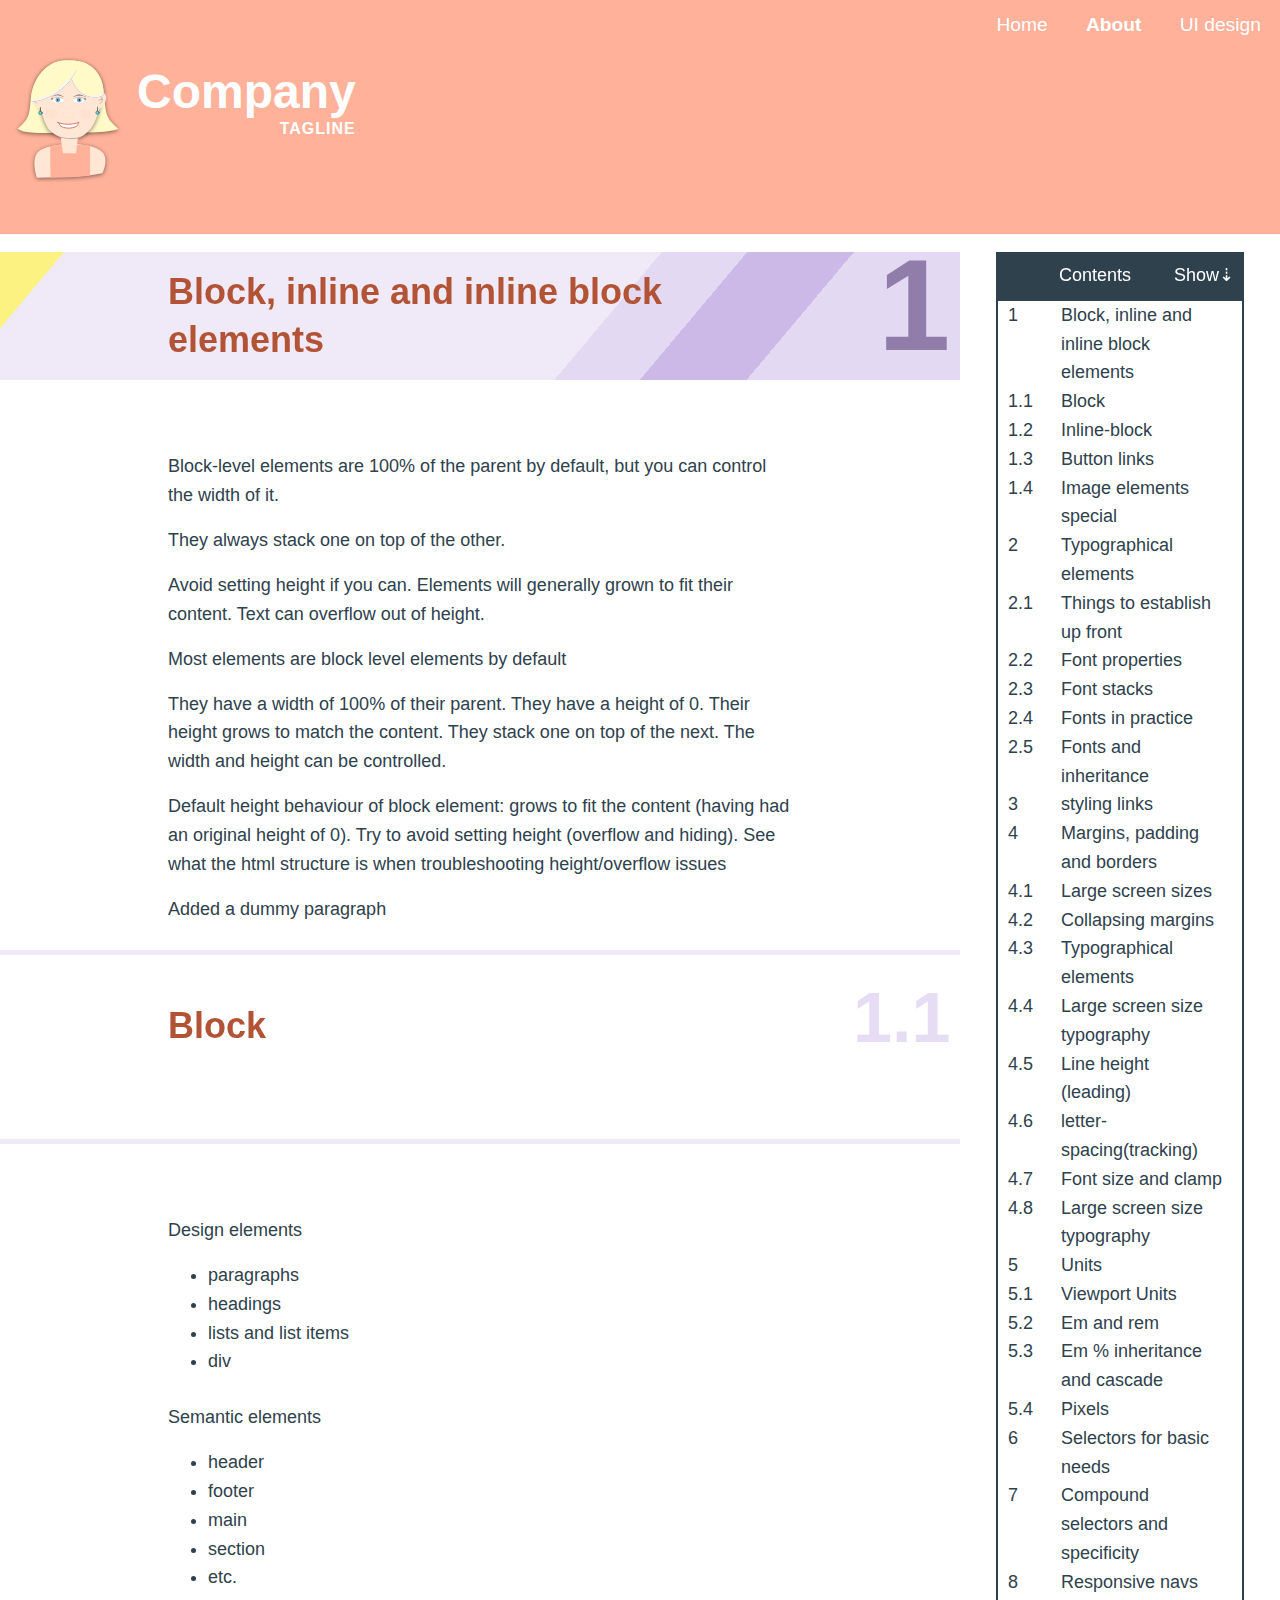
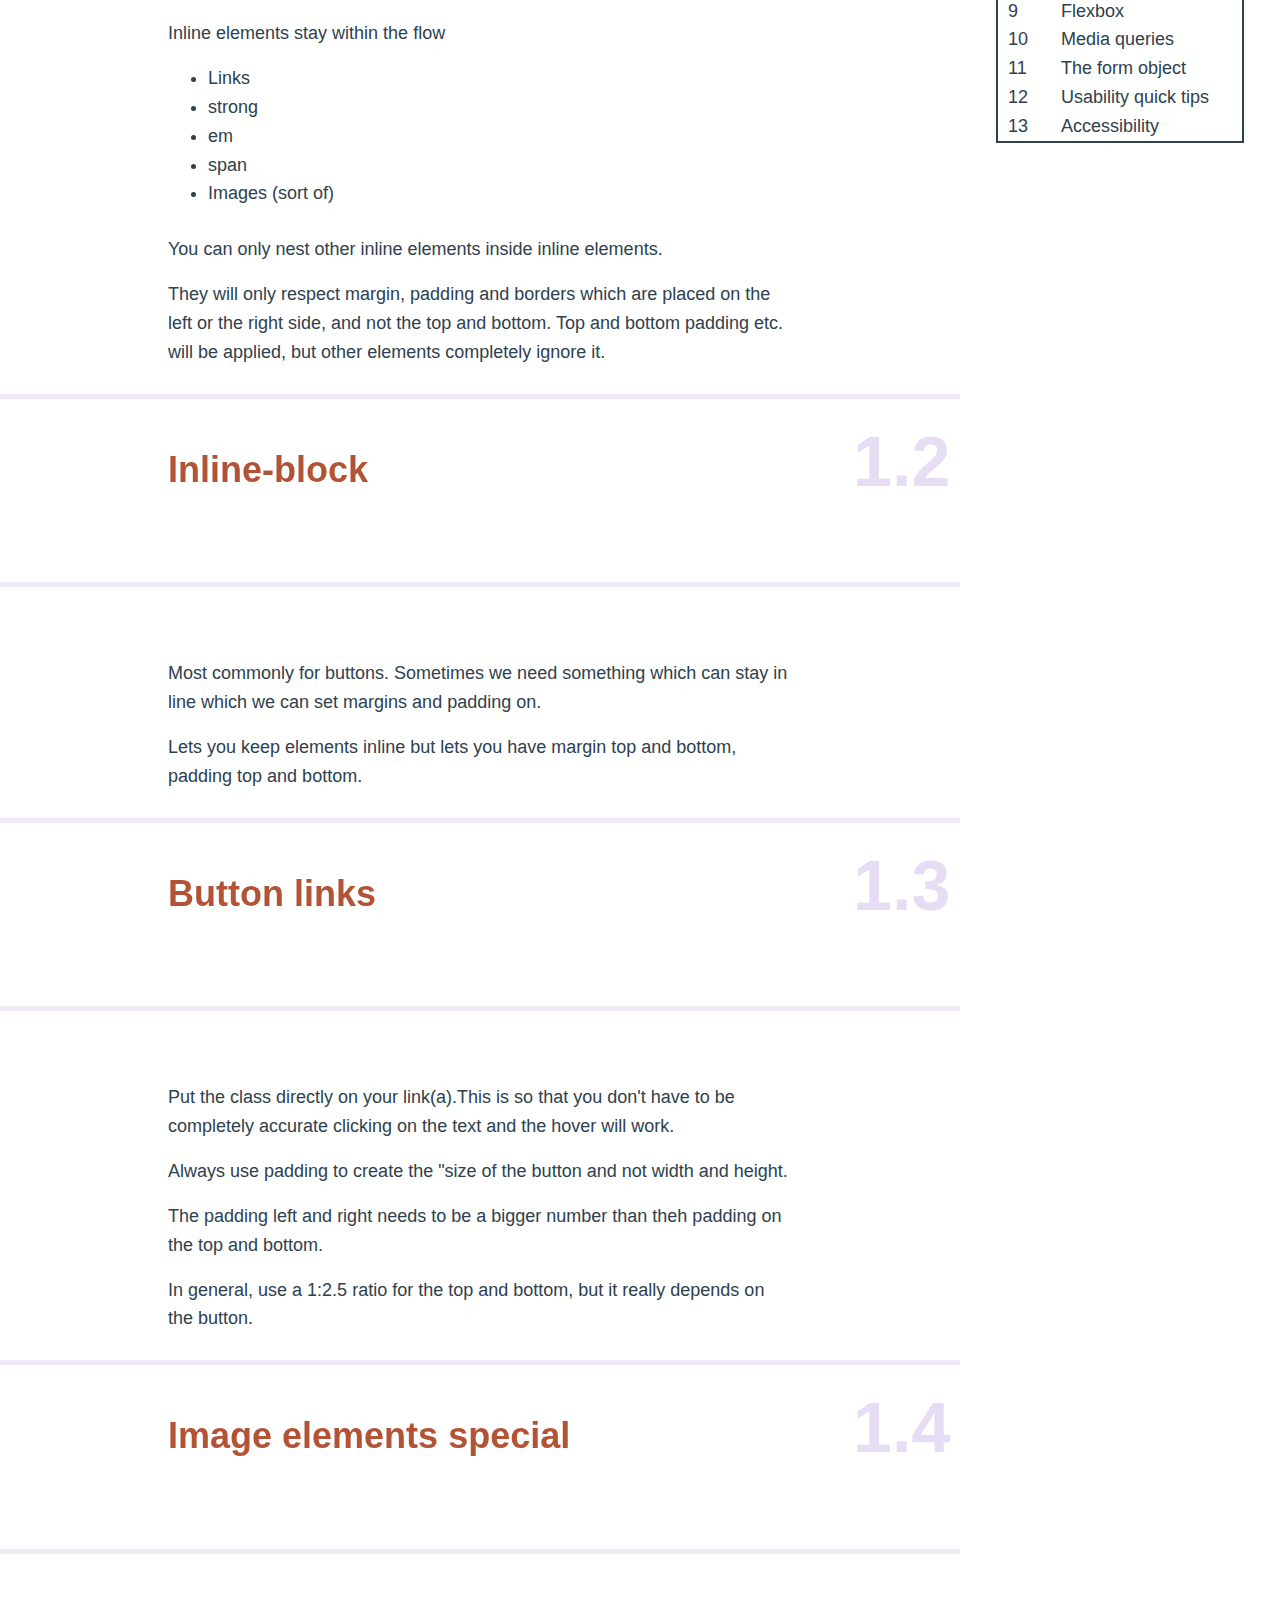
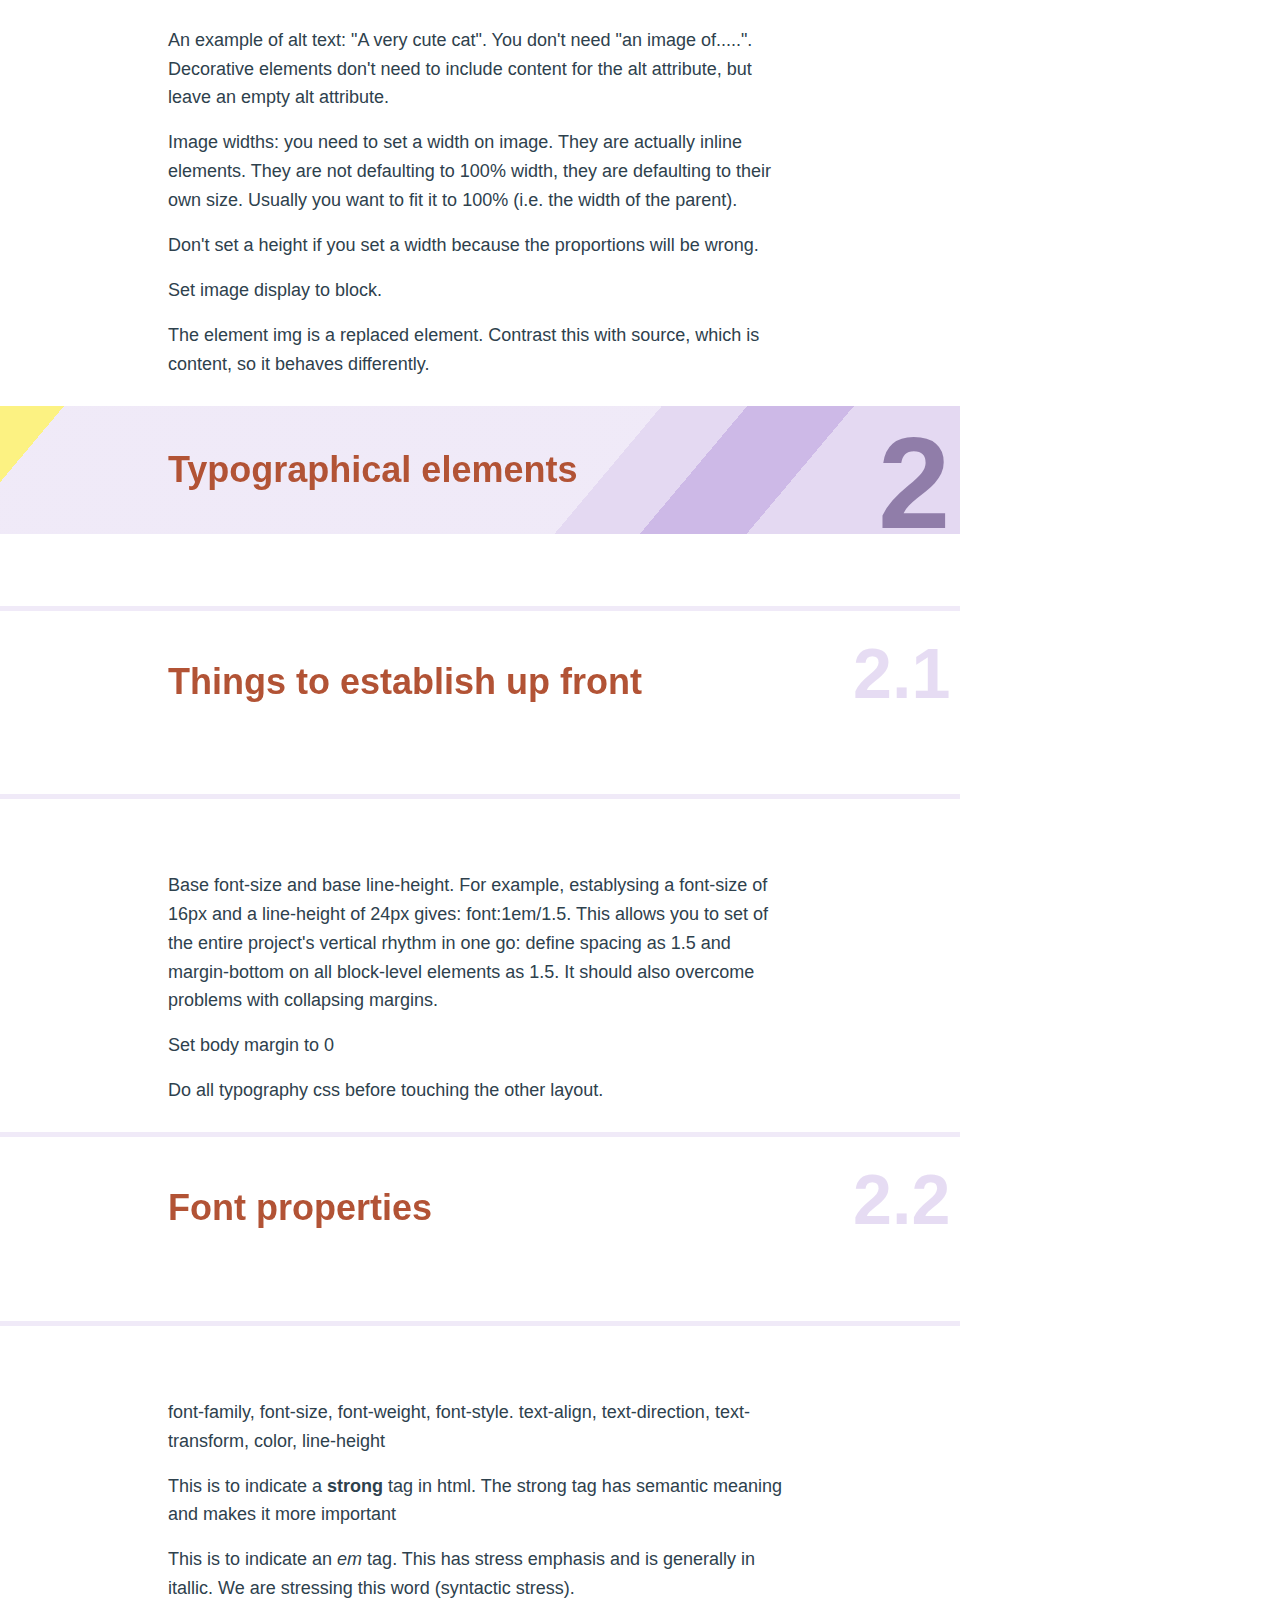
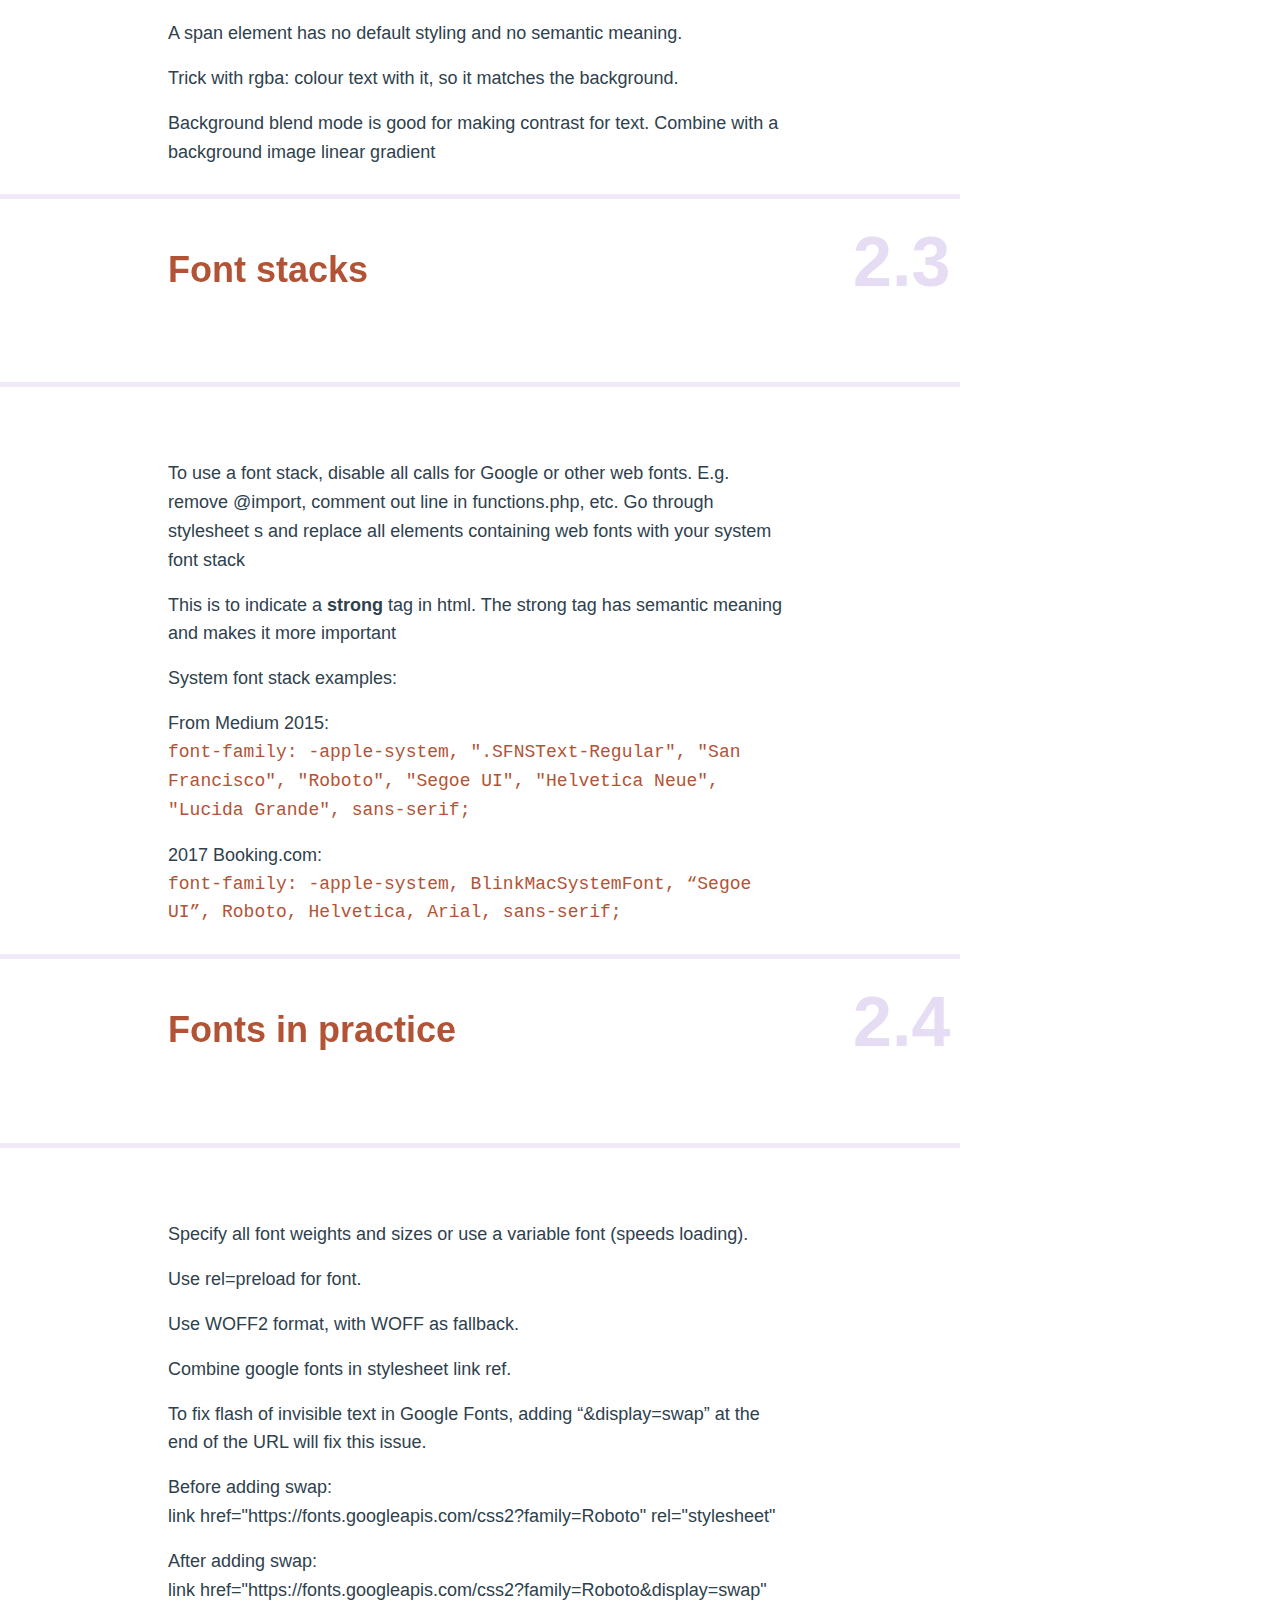
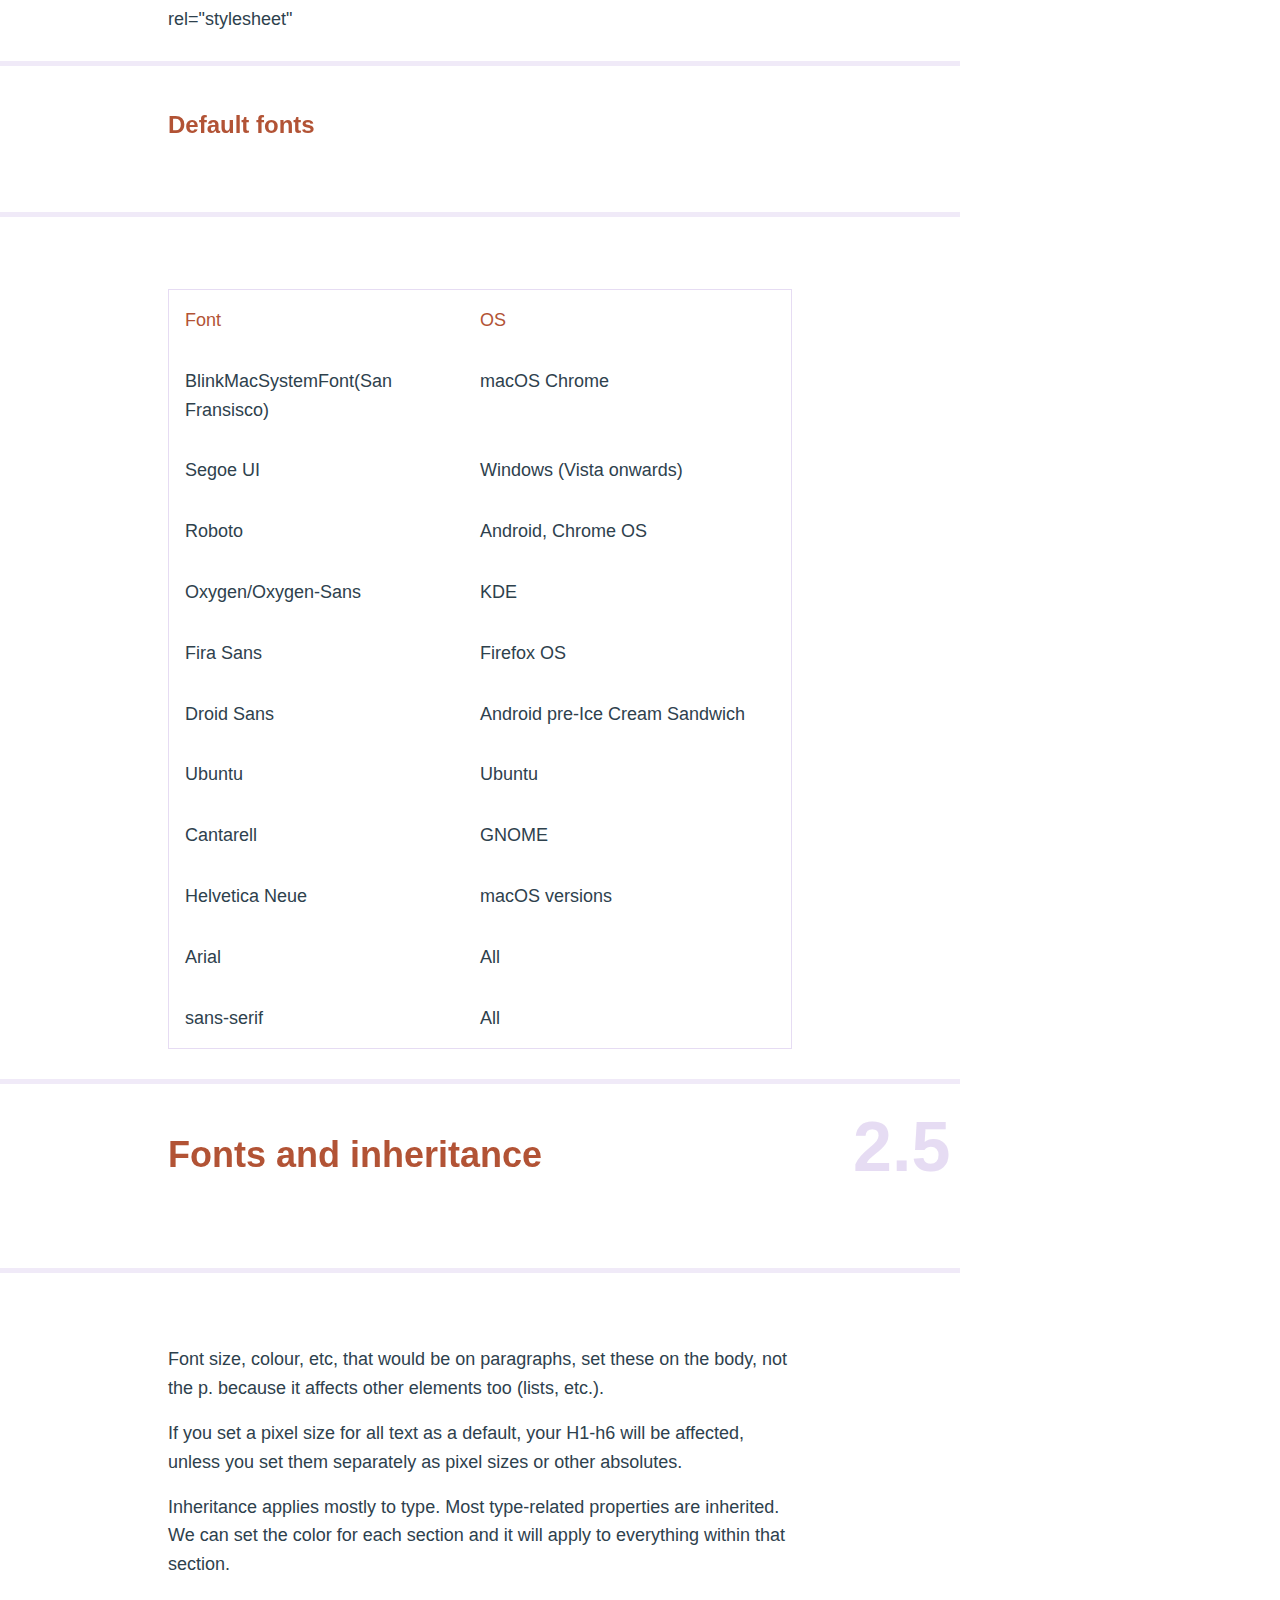
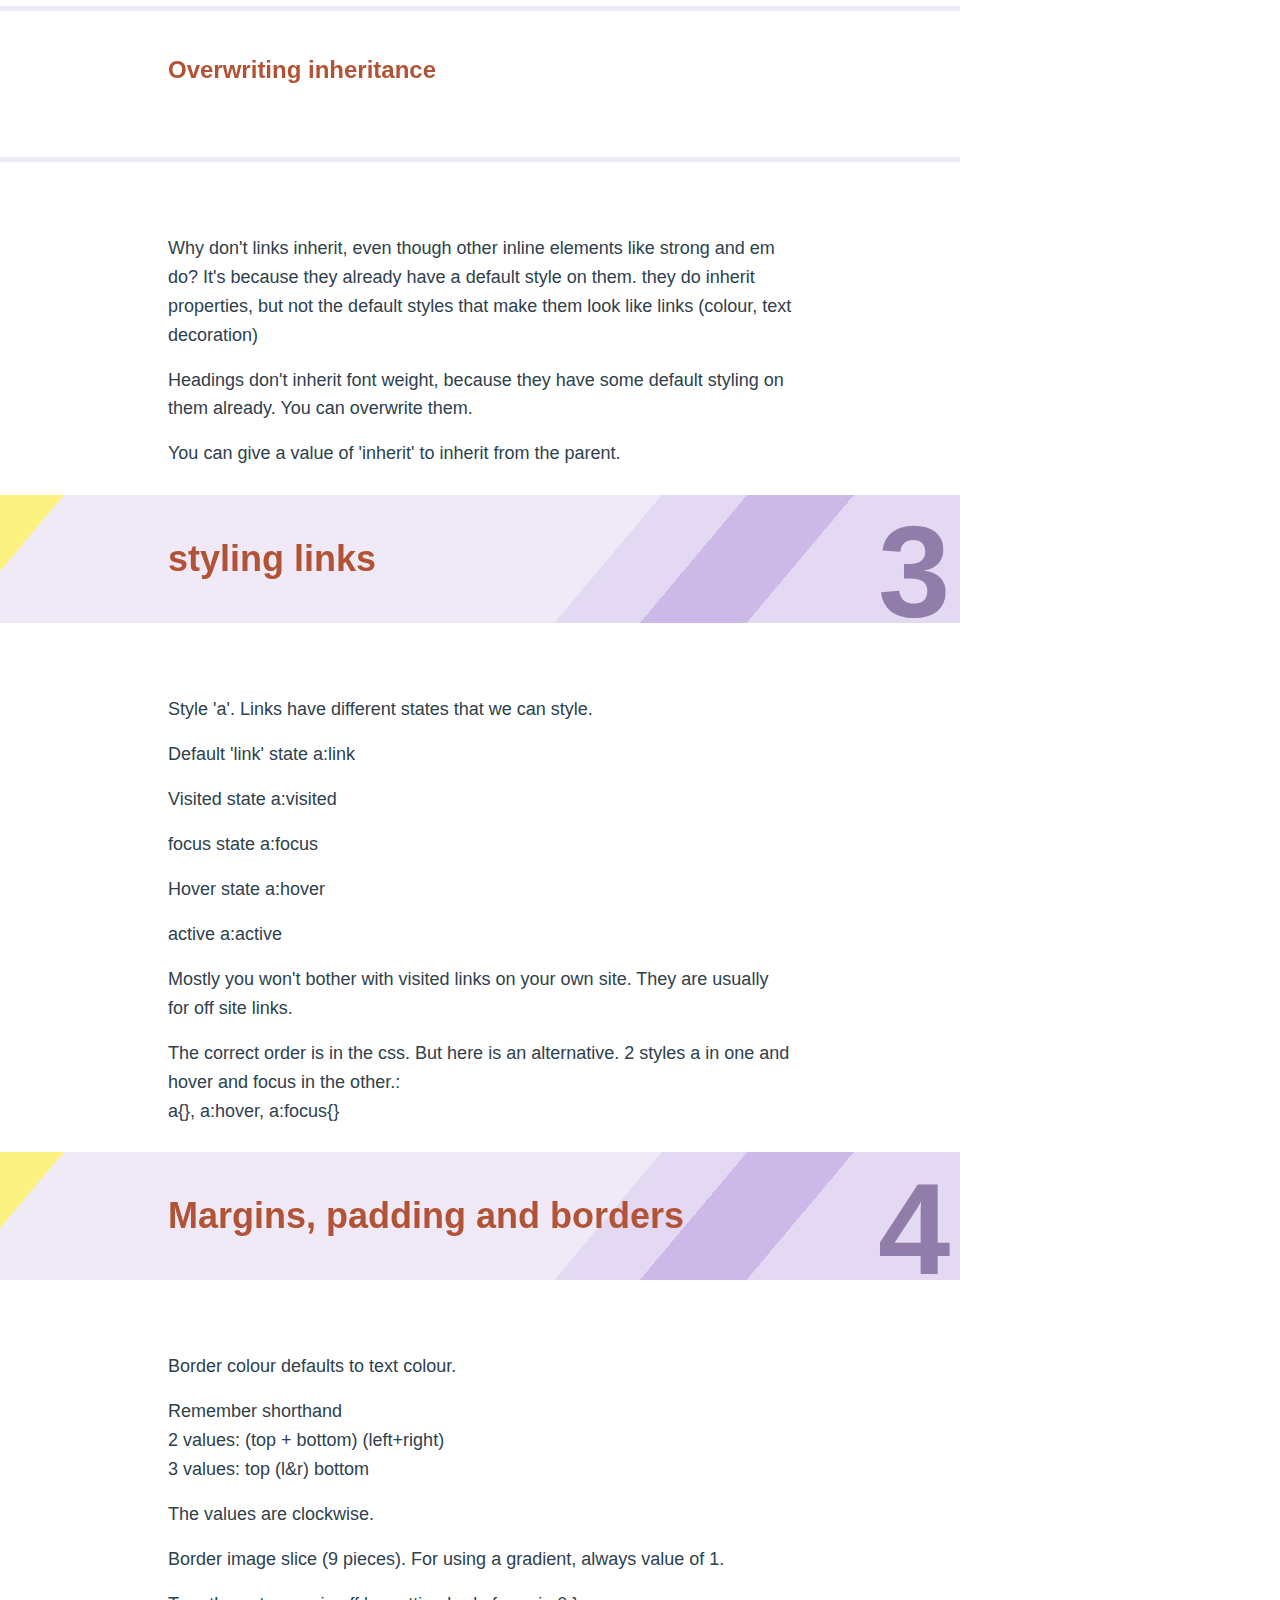
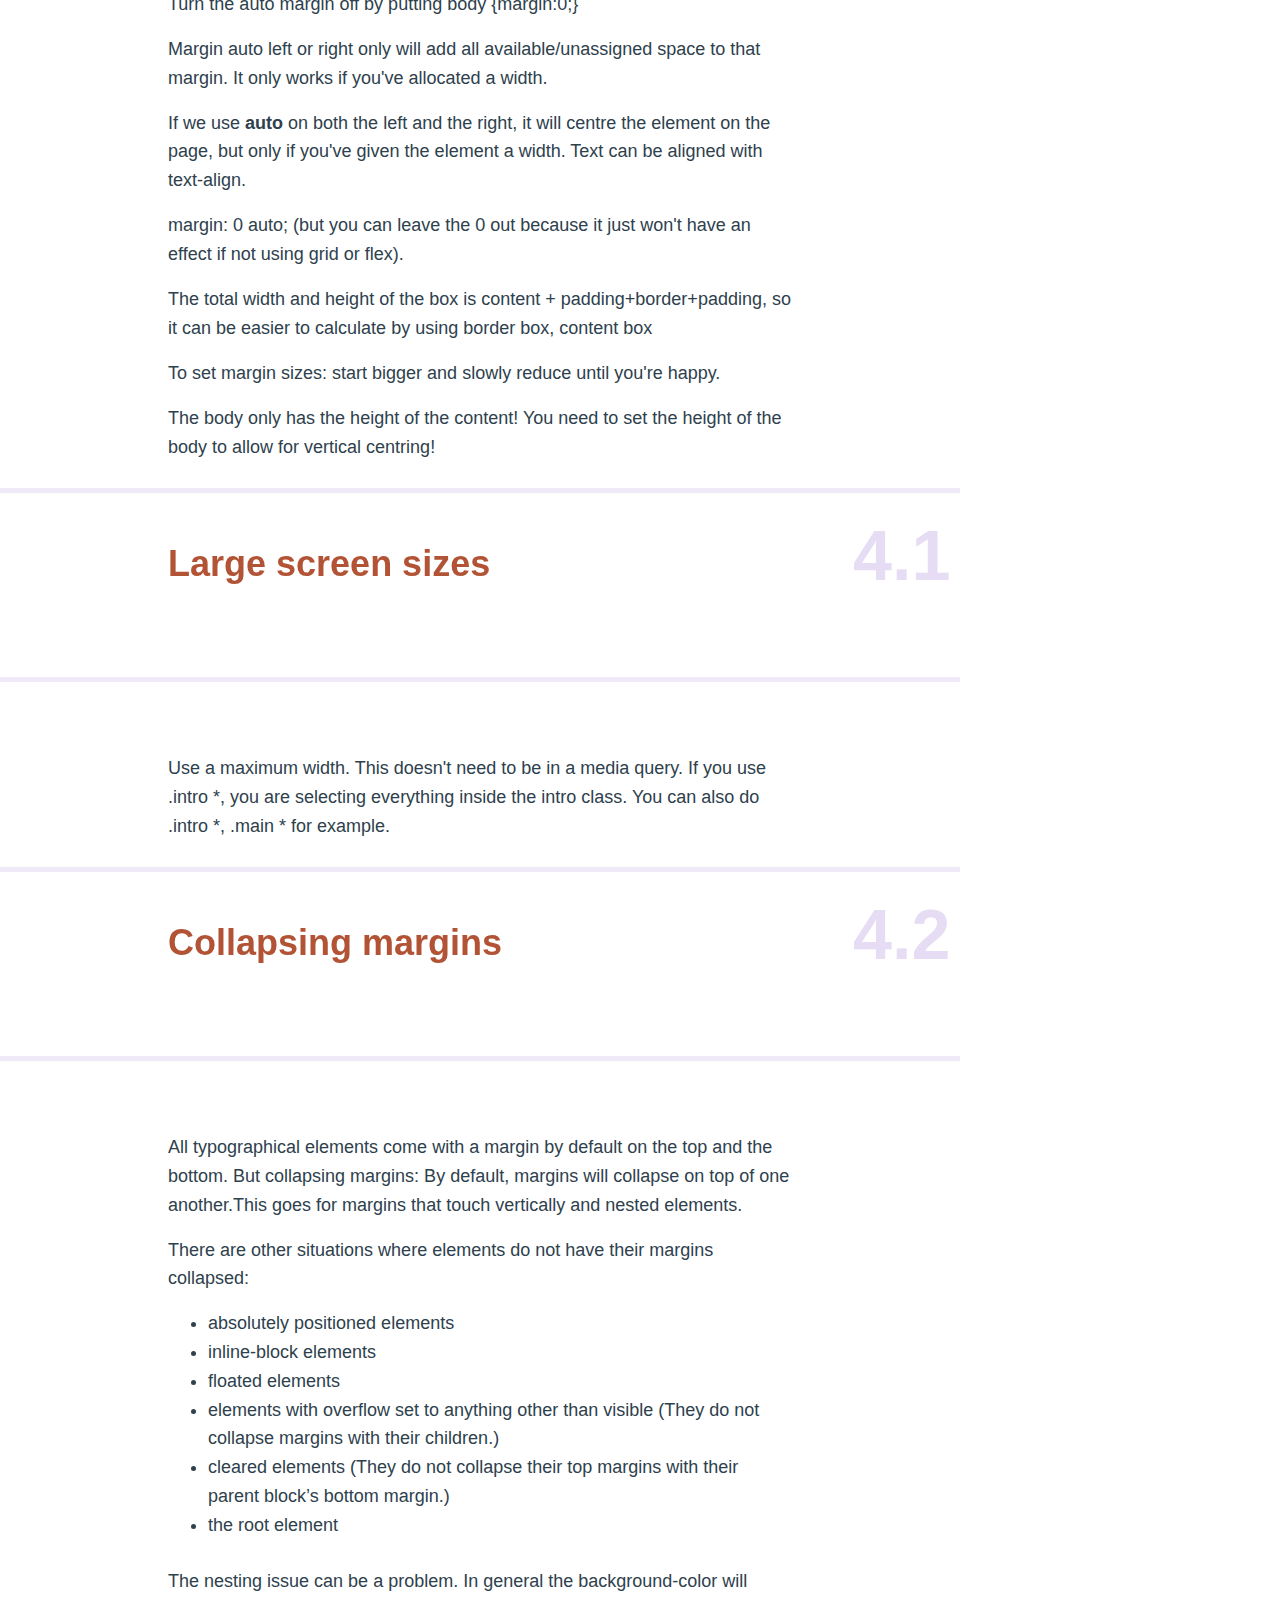
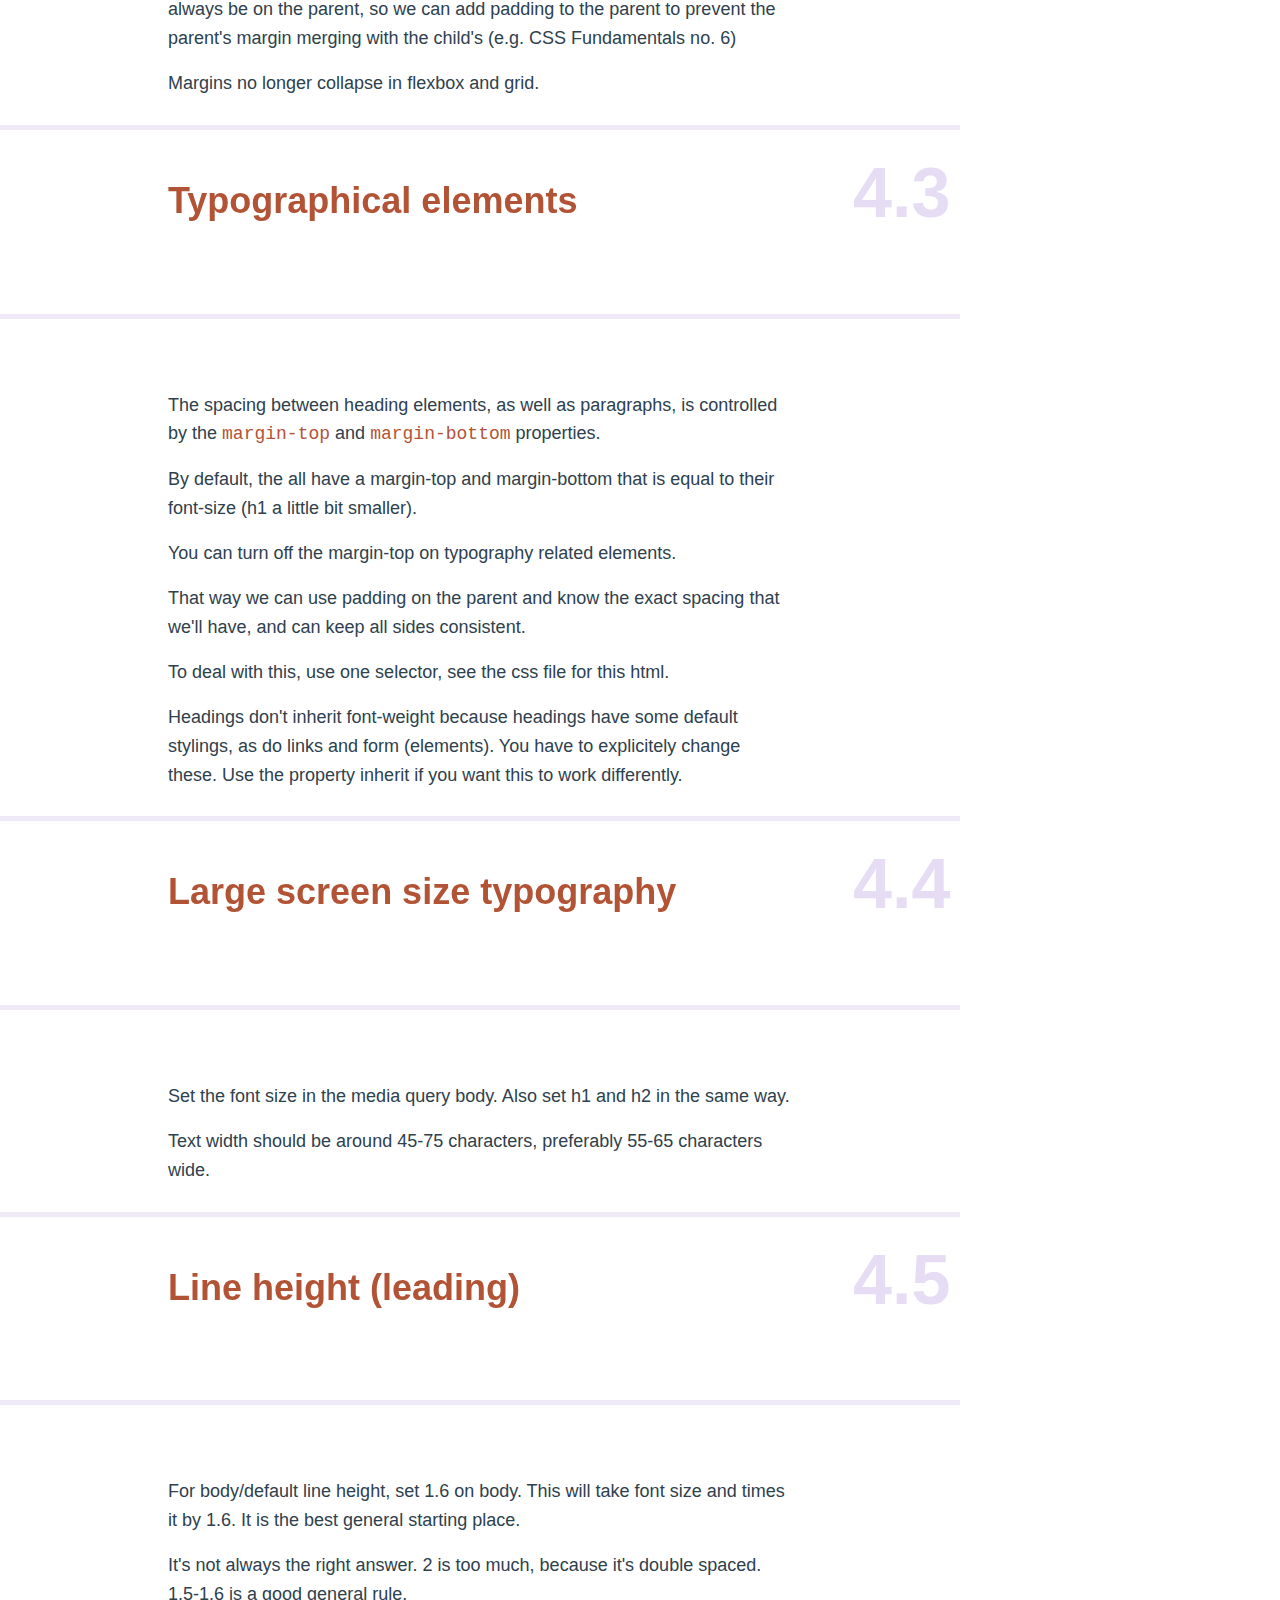
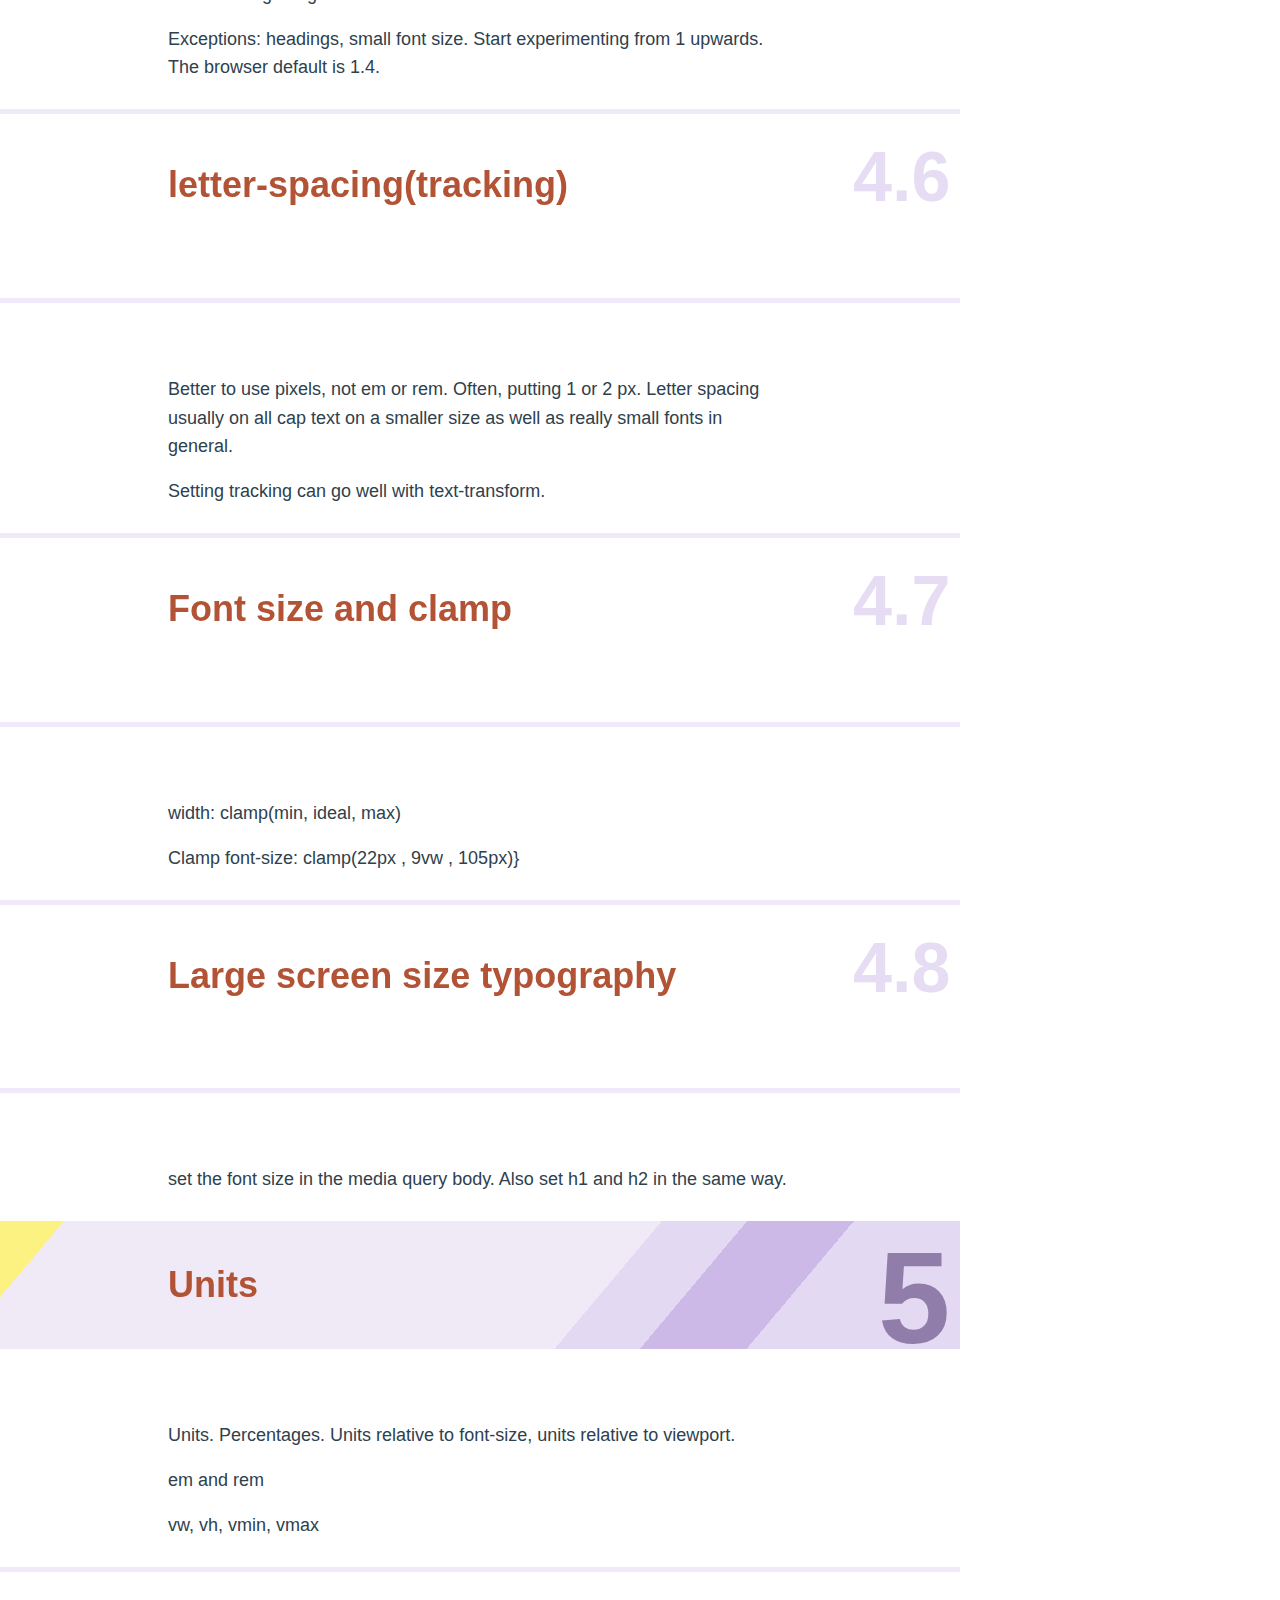
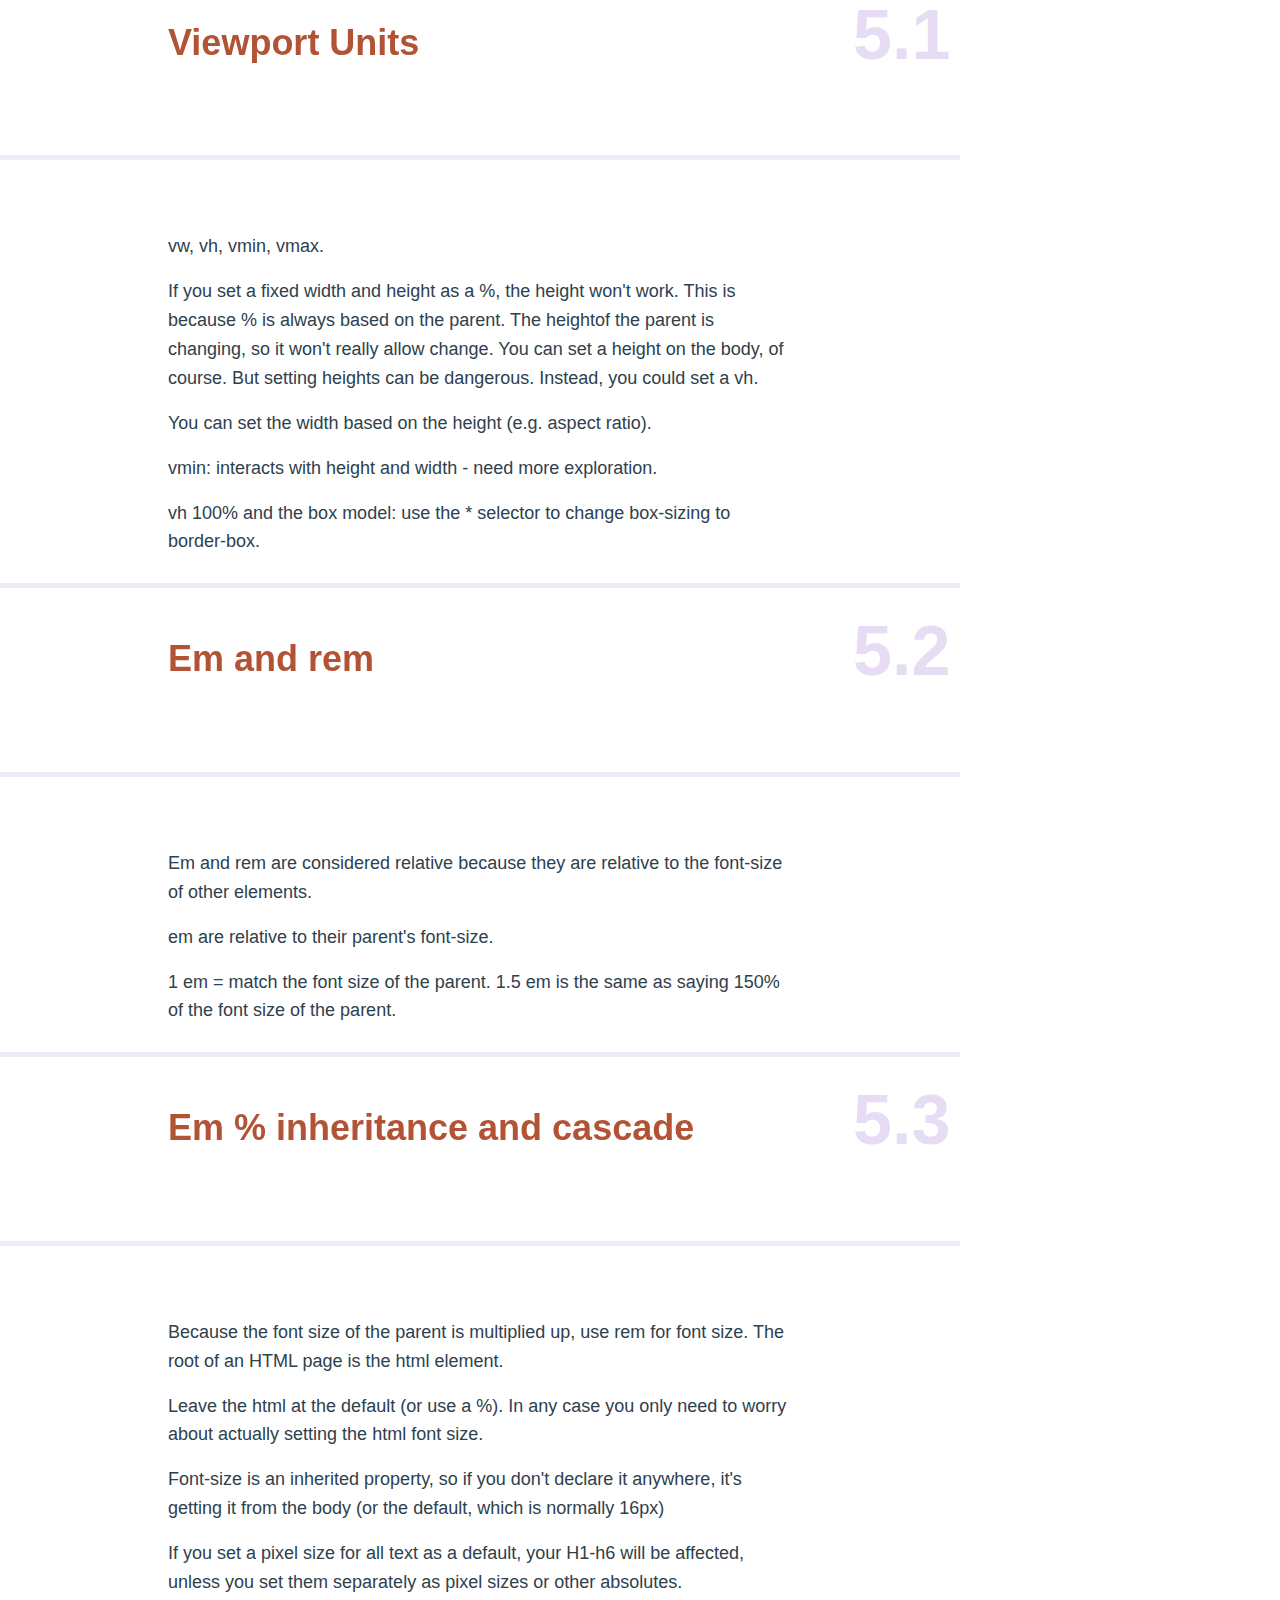
<file: index.html>
<html lang="en">
<head>
    <meta charset="UTF-8">
    <meta name="viewport" content="width=device-width, initial-scale=1.0">
    <title>Responsive version of Scrimba notes</title>
    <link rel="stylesheet" href="normalise.css">
    <link rel="stylesheet" href="styles.css">
</head>
<body>
    <div class="grid">

    <header id ="header--sticky">

        <div class="site--branding">
            <div class="logo-container">
                <img class="logo" src="./images/melogo.svg" alt="">
            </div>
            <div class="branding-container">
                <h1><a class="site-name">Company</a></h1>
                <p class="tagline">Tagline</p>
            </div>

        </div>
            
        <svg height="32px" id="menu-btn" class="open" viewBox="0 0 32 32">
            <path fill="white" d="M4,10h24c1.104,0,2-0.896,2-2s-0.896-2-2-2H4C2.896,6,2,6.896,2,8S2.896,10,4,10z M28,14H4c-1.104,0-2,0.896-2,2  s0.896,2,2,2h24c1.104,0,2-0.896,2-2S29.104,14,28,14z M28,22H4c-1.104,0-2,0.896-2,2s0.896,2,2,2h24c1.104,0,2-0.896,2-2  S29.104,22,28,22z"/>
        </svg>
            
        <nav id="nav">
            <svg viewBox="0 0 24 24" id="exit-btn" class="exit">
                 <path id="exit" fill="white" d="M14.8,12l3.6-3.6c0.8-0.8,0.8-2,0-2.8c-0.8-0.8-2-0.8-2.8,0L12,9.2L8.4,5.6c-0.8-0.8-2-0.8-2.8,0   c-0.8,0.8-0.8,2,0,2.8L9.2,12l-3.6,3.6c-0.8,0.8-0.8,2,0,2.8C6,18.8,6.5,19,7,19s1-0.2,1.4-0.6l3.6-3.6l3.6,3.6   C16,18.8,16.5,19,17,19s1-0.2,1.4-0.6c0.8-0.8,0.8-2,0-2.8L14.8,12z" />
            </svg>
                
            <ul class="nav__menu">
                <li class="nav__menu__item"><a href="#">Home</a></li>
                <li class="nav__menu__item active"><a href="#">About</a></li>
                <li class="nav__menu__item"><a class="nav__menu__item" href="ui_design.html">UI design</a></li>

            </ul>
        </nav>
    </header><!--END OF HEADER-->
    <!-- <div class="sidebar__container"> -->
        <!--sidebar-->
        <div class="sidebar"><!--container-->
 
            <input type="checkbox" id="show-hide__contents">
            <label id = "#show-hide__label"for="show-hide__contents">Contents</label>
            <div class="toc__container">
                <div class="toc__list">
                </div>
            </div> 
        </div>
    <!-- </div> -->
        <!--MAIN-->
        <div class="main">
            <div class="container container__heading__h2 h2--counter">
                <!--Block, inline elements and inline block elements-->
                <h2 class='heading__2 '>
                    <span class="heading__span">Block, inline and inline block elements
                    </span>
                </h2> 
            </div>
    
            <div class="container container__text">
                <p>Block-level elements are 100% of the parent by default, but you can control the width of it.</p>
                <p>They always stack one on top of the other.</p>
                <p>Avoid setting height if you can.  Elements will generally grown to fit their content. Text can overflow out of height.</p>
            
                <p>Most elements are block level elements by default</p>
                <p>They have a width of 100% of their parent.  They have a height of 0. Their height grows to match the content.  They stack one on top of the next.  The width and height can be controlled.</p>
                <p>Default height behaviour of block element: grows to fit the content (having had an original height of 0).  Try to avoid setting height (overflow and hiding). See what the html structure is when troubleshooting height/overflow issues</p>
                <p>Added a dummy paragraph</p>
            </div>
    
            <div class="container container__heading__h3">
                 <!--Block, inline elements and inline block elements-->
                <h3 class='heading__3'>
                    <span class="heading__span">Block
                    </span>
                </h3> 
            </div>
    
            <div class="container container__text">
                <p>Design elements</p>
                <ul>
                    <li>paragraphs</li>
                    <li>headings</li>
                    <li>lists and list items</li>
                    <li>div</li>
                </ul>
                <p>Semantic elements</p>
                <ul>
                    <li>header</li>
                    <li>footer</li>
                    <li>main</li>
                    <li>section</li>
                    <li>etc.</li>
                </ul>
                <p>Inline elements stay within the flow</p>
                <ul>
                    <li>Links</li>
                    <li>strong</li>
                    <li>em</li>            
                    <li>span</li>
                    <li>Images (sort of)</li>
                </ul>
                <p>You can only nest other inline elements inside inline elements.</p>
                <p>They will only respect margin, padding and borders which are placed on the left or the right side, and not the top and bottom.  Top and bottom padding etc. will be applied, but other elements completely ignore it.</p>
            </div>
    
            <!--Block, inline elements and inline block elements-->
    
            <div class="container container__heading__h3">
                <h3 class='heading__3'>
                    <span class="heading__span">Inline-block
                    </span>
                </h3> 
           </div>
    
           <div class="container container__text">
                <p>Most commonly for buttons. Sometimes we need something which can stay in line which we can set margins and padding on.</p>
                <p>Lets you keep elements inline but lets you have margin top and bottom, padding top and bottom.</p>
           </div>
    
            <div class="container container__heading__h3">
                <!--Block, inline elements and inline block elements-->
               <h3 class='heading__3'>
                   <span class="heading__span">Button links</span>
                </h3> 
           </div>
    
           <div class="container container__text">
                <p>Put the class directly on your link(a).This is so that you don't have to be completely accurate clicking on the text and the hover will work.</p>
                <p>Always use padding to create the "size of the button and not width and height.</p>
                <p>The padding left and right needs to be a bigger number than theh padding on the top and bottom.</p>
                <p>In general, use a 1:2.5 ratio for the top and bottom, but it really depends on the button.</p>
           </div>
    
           <div class="container__heading__h3">
            <!--Block, inline elements and inline block elements-->
                <h3 class='heading__3'>
                    <span class="heading__span">Image elements special</span>
                </h3> 
            </div>
    
            <div class="container container__text">
                <p>An example of alt text: "A very cute cat". You don't need "an image of.....". Decorative elements don't need to include content for the alt attribute, but leave an empty alt attribute.</p>
                <p>Image widths: you need to set a width on image.  They are actually inline elements.  They are not defaulting to 100% width, they are defaulting to their own size. Usually you want to fit it to 100% (i.e. the width of the parent).</p> 
                <p>Don't set a height if you set a width because the proportions will be wrong.</p>
                <p>Set image display to block.</p>
                <p>The element img is a replaced element.  Contrast this with source, which is content, so it behaves differently.</p>
            </div>
    
            <div class="container container__heading__h2 h2--counter">
            <!--Block, inline elements and inline block elements-->
                <h2 class='heading__2 '>
                    <span class="heading__span">Typographical elements</span>
                </h2> 
            </div>
    
            <div class="container container__heading__h3">
                <h3 class='heading__3'>
                    <span class="heading__span">Things to establish up front</span>
                </h3> 
            </div>
    
            <div class="container container__text">
                <p>Base font-size and base line-height. For example, establysing a font-size of 16px and a line-height of 24px gives: font:1em/1.5.  This allows you to set of the entire project's vertical rhythm in one go:
                define spacing as 1.5 and margin-bottom on all block-level elements as 1.5.  It should also overcome problems with collapsing margins.</p>
                <p>Set body margin to 0</p>
                <p>Do all typography css before touching the other layout.</p>

            </div>
    
            <div class="container container__heading__h3">
                <h3 class='heading__3'>
                    <span class="heading__span">Font properties</span>
                </h3> 
            </div>
       
            <div class="container container__text">
                <p>font-family, font-size, font-weight, font-style.  text-align, text-direction, text-transform, color, line-height</p>
                <p>This is to indicate a <strong>strong</strong> tag in html. The strong tag has semantic meaning and makes it more important </p>
                <p>This is to indicate an <em>em</em> tag. This has stress emphasis and is generally in itallic. We are stressing this word (syntactic stress).</p>
                <p>A span element has no default styling and no semantic meaning.</p>
                <p>Trick with rgba: colour text with it, so it matches the background.</p>
                <p>Background blend mode is good for making contrast for text. Combine with a background image linear gradient<p>       
            </div>
    
            <div class="container container__heading__h3">
                <h3 class='heading__3'>
                    <span class="heading__span">Font stacks</span>
                </h3> 
            </div>
       
            <div class="container container__text">
                <p>To use a font stack, disable all calls for Google or other web fonts. E.g. remove @import, comment out line in functions.php, etc.
                    Go through stylesheet s and replace all elements containing web fonts with your system font stack</p>
                <p>This is to indicate a <strong>strong</strong> tag in html. The strong tag has semantic meaning and makes it more important </p>
                <p>System font stack examples:</p>
                <p>From Medium 2015:<br>
                    <span class="codetype">font-family: -apple-system, ".SFNSText-Regular", "San Francisco", "Roboto", "Segoe UI", "Helvetica Neue", "Lucida Grande", sans-serif;</span>
                    </p>
                <p>2017 Booking.com:<br>
                    <span class="codetype">font-family: -apple-system, BlinkMacSystemFont, “Segoe UI”, Roboto, Helvetica, Arial, sans-serif;</span></p>   
            </div> 

            <div class="container container__heading__h3">
                <h3 class='heading__3'>
                    <span class="heading__span">Fonts in practice</span>
                </h3> 
            </div>
            <div class="container container__text">
                <p>Specify all font weights and sizes or use a variable font (speeds loading).</p>
                <p>Use rel=preload for font.</p>
                <p>Use WOFF2 format, with WOFF as fallback.</p>
                <p>Combine google fonts in stylesheet link ref.</p>
                <p>To fix flash of invisible text in Google Fonts, adding “&display=swap” at the end of the URL will fix this issue.</p>
                <p>Before adding swap: <br>
                    link href="https://fonts.googleapis.com/css2?family=Roboto" rel="stylesheet"</p>
                <p>After adding swap: <br>
                    link href="https://fonts.googleapis.com/css2?family=Roboto&display=swap" rel="stylesheet"</p>

            </div>
            <div class="container container__heading__h3">
                <h4>
                    <span class="heading__span">Default fonts</span>
                </h4> 
            </div>
            <div class="container container__text">
                        <div class="table__container">
                            <div class="table__row table__row__heading">
                                <div class="table__cell">Font</div>
                                <div class="table__cell">OS</div>
                            </div>
                            <div class="table__row">
                                <div class="table__cell">BlinkMacSystemFont(San Fransisco)</div>
                                <div class="table__cell">macOS Chrome</div>
                            </div>
                            <div class="table__row">
                                <div class="table__cell">Segoe UI</div>
                                <div class="table__cell">Windows (Vista onwards)</div>
                            </div>
                            <div class="table__row">
                                <div class="table__cell">Roboto</div>
                                <div class="table__cell">Android, Chrome OS</div>
                            </div>
                            <div class="table__row">
                                <div class="table__cell">Oxygen/Oxygen-Sans</div>
                                <div class="table__cell">KDE</div>
                            </div>
                            <div class="table__row">
                                <div class="table__cell">Fira Sans</div>
                                <div class="table__cell">Firefox OS</div>
                            </div>
                            <div class="table__row">
                                <div class="table__cell">Droid Sans</div>
                                <div class="table__cell">Android pre-Ice Cream Sandwich</div>
                            </div>
                            <div class="table__row">
                                <div class="table__cell">Ubuntu</div>
                                <div class="table__cell">Ubuntu</div>
                            </div>
                            <div class="table__row">
                                <div class="table__cell">Cantarell</div>
                                <div class="table__cell">GNOME</div>
                            </div>
                            <div class="table__row">
                                <div class="table__cell">Helvetica Neue</div>
                                <div class="table__cell">macOS versions</div>
                            </div>
                            <div class="table__row">
                                <div class="table__cell">Arial</div>
                                <div class="table__cell">All</div>
                            </div>
                            <div class="table__row">
                                <div class="table__cell">sans-serif</div>
                                <div class="table__cell">All</div>
                            </div>
            
                        </div>
            
            </div>

            <div class="container container__heading__h3">
                <h3 class='heading__3'>
                    <span class="heading__span">Fonts and inheritance</span>
                </h3> 
            </div>
       
            <div class="container container__text">
                <p>Font size, colour, etc, that would be on paragraphs, set these on the body, not the p. because it affects other elements too (lists, etc.).</p>
                <p>If you set a pixel size for all text as a default, your H1-h6 will be affected, unless you set them separately as pixel sizes or other absolutes.</p>
                <p>Inheritance applies mostly to type.  Most type-related properties are inherited.  We can set the color for each section and it will apply to everything within that section.</p>
            </div>
    
            <div class="container container__heading__h3">
                <h4>
                    <span class="heading__span">Overwriting inheritance</span>
                </h4> 
            </div>
       
            <div class="container container__text">
                <p>Why don't links inherit, even though other inline elements like strong and em do? It's because they already have a default style on them.  they do inherit properties, but not the default styles that make them look like links (colour, text decoration)</p>
                <p>Headings don't inherit font weight, because they have some default styling on them already.  You can overwrite them.</p>
                <p>You can give a value of 'inherit' to inherit from the parent.</p>
            </div>
    
            <div class="container container__heading__h2 h2--counter">
                <h2 class='heading__2 '>
                    <span class="heading__span">styling links</span>
                </h2> 
            </div>
       
            <div class="container container__text">
                <p>Style 'a'. Links have different states that we can style.</p>
                <p>Default 'link' state a:link</p>
                <p>Visited state a:visited</p>
                <p>focus state a:focus</p>
                <p>Hover state a:hover</p>
                <p>active a:active</p>
                <p>Mostly you won't bother with visited links on your own site.  They are usually for off site links.</p>
                <p>The correct order is in the css. But here is an alternative. 2 styles a in one and hover and focus in the other.:<br>
                a{}, a:hover, a:focus{}</p>
            </div>
            
                 <!--Margins, padding and borders-->
        <div class="container container__heading__h2  h2--counter">
            <h2 class='heading__2'>
                <span class="heading__span">Margins, padding and borders</span>
            </h2> 
        </div>

        <div class="container container__text">
            <p>Border colour defaults to text colour.</p>
            <p>Remember shorthand <br>
            2 values: (top + bottom) (left+right) <br>
            3 values: top (l&r) bottom</p>
            <p>The values are clockwise.  </p>
            <p>Border image slice (9 pieces). For using a gradient, always value of 1.</p>
            <p>Turn the auto margin off by putting body {margin:0;}</p>
            <p>Margin auto left or right only will add all available/unassigned space to that margin. It only works if you've allocated a width.</p>
            <p>If we use <strong>auto</strong> on both the left and the right, it will centre the element on the page, but only if you've given the element a width. Text can be aligned with text-align.</p>
            <p>margin: 0 auto; (but you can leave the 0 out because it just won't have an effect if not using grid or flex).</p>
            <p>The total width and height of the box is content + padding+border+padding, so it can be easier to calculate by using border box, content box</p>
            <p>To set margin sizes: start bigger and slowly reduce until you're happy.</p>
            <p>The body only has the height of the content!  You need to set the height of the body to allow for vertical centring!</p>
            
        </div>

        <div class="container container__heading__h3">
            <h3 class="heading__3">
                <span class="heading__span">Large screen sizes</span>
            </h3>
        </div>
        
        <div class="container container__text">
            <p>Use a maximum width.  This doesn't need to be in a media query.  If you use .intro *, you are selecting everything inside the intro class.  You can also do .intro *, .main * for example. </p>
        </div>
        

        <div class="container container__heading__h3">
            <h3 class='heading__3'>
                <span class="heading__span">Collapsing margins</span>
            </h3> 
        </div>

        <div class="container container__text">
            <p>All typographical elements come with a margin by default on the top and the bottom.  But collapsing margins: By default, margins will collapse on top of one another.This goes for margins that touch vertically and nested elements.</p>
            <p>There are other situations where elements do not have their margins collapsed:</p>
            <ul>
             <li>absolutely positioned elements</li>   
             <li>inline-block elements</li>
             <li>floated elements</li>
             <li>elements with overflow set to anything other than visible (They do not collapse margins with their children.)
            <li>cleared elements (They do not collapse their top margins with their parent block’s bottom margin.)</li>
            <li>the root element</li>
            </ul>
            <p>The nesting issue can be a problem.  In general the background-color will always be on the parent, so we can add padding to the parent to prevent the parent's margin merging with the child's (e.g. CSS Fundamentals no. 6)</p>    
            <p>Margins no longer collapse in flexbox and grid.</p>
        </div>

        <!-- Typographical elements and their quirks.-->
     
        <div class="container container__heading__h3">
            <h3 class='heading__3'>
                <span class="heading__span">Typographical elements</span>
            </h3> 
        </div>

        <div class="container container__text">
            <p>The spacing between heading elements, as well as paragraphs, is controlled by the <span class = "codetype">margin-top</span> and <span class = codetype>margin-bottom</span> properties.</p>
            <p>By default, the all have a margin-top and margin-bottom that is equal to their font-size (h1 a little bit smaller).</p>
            <p>You can turn off the margin-top on typography related elements.</p>
            <p>That way we can use padding on the parent and know the exact spacing that we'll have, and can keep all sides consistent.</p>

            <p>To deal with this, use one selector, see the css file for this html.</p>
            <p>Headings don't inherit font-weight because headings have some default stylings, as do links and form (elements).  You have to explicitely change these.  Use the property inherit if you want this to work differently.</p>
        </div>

        <div class="container container__heading__h3">
            <h3 class='heading__3'>
                <span class="heading__span">Large screen size typography</span>
            </h3> 
        </div>

        <div class="container container__text">
            <p>Set the font size in the media query body.  Also set h1 and h2 in the same way.</p>
            <p>Text width should be around 45-75 characters, preferably 55-65 characters wide.</p>
        </div>

        <div class="container container__heading__h3">
            <h3 class='heading__3'>
                <span class="heading__span">Line height (leading)</span>
            </h3> 
        </div>

        <div class="container container__text">
            <p>For body/default line height, set 1.6 on body.  This will take font size and times it by 1.6.  It is the best general starting place.</p>
            <p>It's not always the right answer.  2 is too much, because it's double spaced. 1.5-1.6 is a good general rule. </p>
            <p>Exceptions: headings, small font size.  Start experimenting from 1 upwards.  The browser default is 1.4. </p>
        </div>

        <div class="container container__heading__h3">
            <h3 class='heading__3'>
                <span class="heading__span">letter-spacing(tracking)</span>
            </h3> 
        </div>

        <div class="container container__text">
            <p>Better to use pixels, not em or rem.  Often, putting 1 or 2 px.  Letter spacing usually on all cap text on a smaller size as well as really small fonts in general.</p>  
            <p>Setting tracking can go well with text-transform.  
        </div>

        <div class="container container__heading__h3">
            <h3 class='heading__3'>
                <span class="heading__span">Font size and clamp</span>
            </h3> 
        </div>

        <div class="container container__text">
            <p>width: clamp(min, ideal, max)</p>
            <p>Clamp font-size: clamp(22px , 9vw , 105px)}</p>
        </div>

        <div class="container container__heading__h3">
            <h3 class='heading__3'>
                <span class="heading__span">Large screen size typography</span>
            </h3> 
        </div>

        <div class="container container__text">
            <p>set the font size in the media query body.  Also set h1 and h2 in the same way.</p>
        </div>

        <div class="container container__heading__h2  h2--counter">
            <h2 class='heading__2'>
                <span class="heading__span">Units</span>
            </h2> 
        </div>

        <div class="container container__text">
            <p>Units. Percentages.  Units relative to font-size, units relative to viewport.</p>
            <p>em and rem</p>
            <p>vw, vh, vmin, vmax</p>     
        </div>

        <div class="container container__heading__h3">
            <h3 class='heading__3'>
                <span class="heading__span">Viewport Units</span>
            </h3> 
        </div>
        
        <div class="container container__text">
            <p>vw, vh, vmin, vmax.</p>
            <p>If you set a fixed width and height as a %, the height won't work.  This is because % is always based on the parent.  The heightof the parent is changing, so it won't really allow change. You can set a height on the body, of course.  But setting heights can be dangerous.  Instead, you could set a vh.</p>
            <p>You can set the width based on the height (e.g. aspect ratio).</p>
            <p>vmin: interacts with height and width - need more exploration.</p>
            <p>vh 100% and the box model: use the * selector to change box-sizing to border-box.</p>
        </div>

        <div class="container container__heading__h3">
            <h3 class='heading__3'>
                <span class="heading__span">Em and rem</span>
            </h3> 
        </div>
        
        <div class="container container__text">
             <p>Em and rem are considered relative because they are relative to the font-size of other elements.</p>
             <p>em are relative to their parent's font-size.</p>
             <p>1 em = match the font size of the parent.  1.5 em is the same as saying 150% of the font size of the parent.</p>    
       </div>

       <div class="container container__heading__h3">
        <h3 class='heading__3'>
            <span class="heading__span">Em % inheritance and cascade</span>
        </h3> 
    </div>
    
    <div class="container container__text">
        <p>Because the font size of the parent is multiplied up, use rem for font size. The root of an HTML page is the html element.</p>
        <p>Leave the html at the default (or use a %). In any case you only need to worry about actually setting the html font size.</p>
        <p>Font-size is an inherited property, so if you don't declare it anywhere, it's getting it from the body (or the default, which is normally 16px)</p>
        <p>If you set a pixel size for all text as a default, your H1-h6 will be affected, unless you set them separately as pixel sizes or other absolutes.</p>

        <p>TO DO: typographical elements inherit loads.  What all are their special behaviours?</p>

        <p>TO DO: a comparison between % and em for font sizes.</p>
    </div>

    <div class="container container__heading__h3">
        <h3 class='heading__3'>
            <span class="heading__span">Pixels</span>
        </h3> 
    </div>
    
    <div class="container container__text">
        <p>Pixels can be used for more thngs now.</p>
        <p>A pixel is no longer a pixel, it is a reference pixel.  </p>    
        <p>For font size use rem, for padding and margin use em.  For widths em or percentage (or pixels).</p>
        <p>For padding, start testing at 1em.</p>
        <p>button padding becomes .5em 1.25em to scale it. Ems on the font size is looking at the parent.  For any other element, it is looking at its own font size.</p>
    </div>

    <div class="container container__heading__h2 h2--counter">
            <h2 class='heading__2'>
                <span class="heading__span">Selectors for basic needs</span>
            </h2> 
        </div>
        
        <div class="container container__text">
            <p>see also <a href="https://webplatform.github.io/docs/guides/advanced_selectors_guide/">this guide</a> for more information</p>
            <p>h2 +p : para following h2 <br>
            .main-content > *: everything that is a direct child of main-content.  <br> .main-content > p: all ps that are a direct child of, etc.</p>
            <p>Star selector * selects everything on the page</p>
            <p>vh 100% and the box model: use the * selector to change box-sizing to border-box.</p>
            <p>Use a maximum width.  This doesn't need to be in a media query.  If you use .intro *, you are selecting everything inside the intro class.  You can also do .intro *, .main * for example. <br>
            h2 +p : para following h2 <br>
            .main-content > *: everything that is a direct child of main-content.  <br> .main-content > p: all ps that are a direct child of, etc.</p>
            <p>Another way to do this is to for example give everything a generic class name, like .container and split it to a level down separation, but this might break stuff.</p>
            <p>The combinator element + selects the adjacent sibling.</p>
            <p>~ selects any sibling.</p>    
        </div>

        <div class="container container__heading__h2 h2--counter">
            <h2 class="heading__2">
                <span class="heading__span">Compound selectors and specificity</span>
            </h2>
        </div>    
    
        <div class="container container__text">
            <p>selector: 1 point, class: 10 points, id: 100 points.  Easiest way to avoid problems: give everything its own class.</p>
            <p>You can always use 2 classes insead of 1.</p>       
        </div>
        <div class="container container__heading__h2 h2--counter">
            <h2 class='heading__2'>
                <span class="heading__span">Responsive navs</span>
            </h2> 
        </div>
        
        <div class="container container__text">
            <p>Traditionaly speaking, ul in nav.  It is still there for amongst other things accessibility reasons.</p>
            <p>Using flex in navs: notice that the li elements and how you are aligning them.  See notes in the css.</p>
            <p>If you have a generic container div, it's better to put a modifier class on it to add flex. </p>
            <p>Use last child pseudo liberally!</p>

        </div>

        <div class="container container__heading__h2 h2--counter">
            <h2 class='heading__2'>
                <span class="heading__span">Flexbox</span>
            </h2> 
        </div>
        
        <div class="container container__text">
            <p>Default: each child will be a column and the children will shrink to fit their content.</p>
            <p>You can set up flex as if you are calculating columns in the same way as you are calculating grid.</p>
            <p>Display flex and grid collapsing margins no longer collapse.</p>
            <p>Use e.g. order:-1; CHECK what order is in relation to.</p>
            <p>Flexbox tip: when setting a flex box grid, set the horizontal margin to auto, saves using justify-content.</p>
            <p>remember the useful order property for flex</p>
            <p>Set up a separate class for generic flexbox settings</p>
        </div>

        <div class="container container__heading__h2 h2--counter">
            <h2 class='heading__2'>
                <span class="heading__span">Media queries</span>
            </h2> 
        </div>
        
        <div class="container container__text">
            <p>Media types (speech, screen, print) for width, orientation, specific features.  Most commonly use and.  Remember orientation:portrait! <br>
                @media (min-width: 500px) and (orientation: landscape) {
                body {
                    background: orange;
                }
                } </p>
            <p>Recommended max width 1120px</p>
            <p>Media queries should be talored to content, not to screen size.</p>
        </div>


        <div class="container container__heading__h2 h2--counter">
            <h2 class='heading__2'>
                <span class="heading__span">The form object</span>
            </h2> 
        </div>

        <div class="container container__text">
            <p>Browsers can't render POST requests, they can only render GET requests.  GET requests set in the URL, POST requests set in the body.</p>
            <p>label for="name" (this will highlight input element)<br>
            input type="text" name="name"<br>
            label for="password (you can do this by wrapping the input in the label, this is good for checkboxes, radioboxes)<br>
            input name="password" type="password"<br>
            </p>
            <p>
            Button type="submit".  Is going to submit form and when we hit enter anywhere in the form it is also going to submit the form. Allows you to have other buttons in the form which don't necessarily submit.
            </p>
            <p>Button type="reset" sets everything back to default.</p>
        </div>

        <div class="container container__heading__h2  h2--counter">
            <h2 class='heading__2'>
                <span class="heading__span">Usability quick tips</span>
            </h2> 
        </div>

        <div class="container container__text">

            <ul class="marker-none">
                <li>hover effect transitions 250ms</li>
            </ul>
        </div>

        <div class="container container__heading__h2  h2--counter">
            <h2 class='heading__2'>
                <span class="heading__span">Accessibility</span>
            </h2> 
        </div>

        <div class="container container__text">
        <p>Don’t use uppercase text as TEXT, use <span class="codetype">css text-transform: uppercase;</span> property because screen readers spell the word out.</p>
        <p>Underline text is meant for links, try to avoid using it just for the sake of visual coolness.</p>
        <p>Keep check on colours, overlays and font sizes from accessibility point of view (contrast).</p>
            





        </div>
        </div><!--END OF MAIN-->


        <!--Footer-->
        <div class="footer">
            <p>Some text to create a footer with a little height.</p>
        </div>
    </div><!--END OF GRID-->



    <script src='index.js'></script>
</body>
</html>
</file>
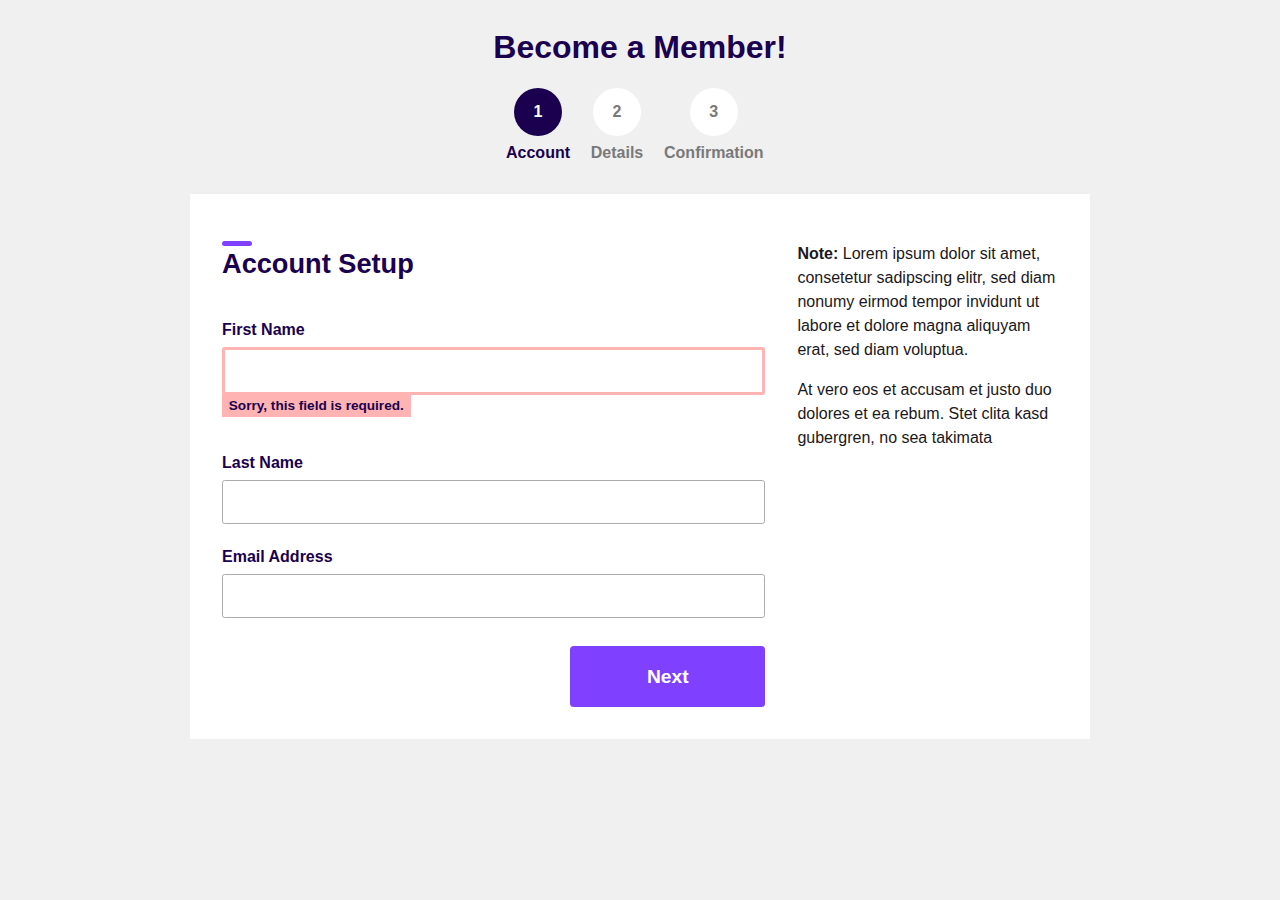
<file: formindex.html>
<html>
    <head>
        <link rel="stylesheet" href="formstyles.css">
    </head>
    <body>
        
        <div class="wrapper">
            <h1>Become a Member!</h1>
            
            <ul class="progress">
                <li class="current">
                    <a href="formindex.html">
                       <div class="circle">1</div>
                       <span>Account</span> 
                    <a>
                </li>
                <li>
                    <a href="formstep2.html">
                       <div class="circle">2</div>
                       <span>Details</span> 
                    <a>
                </li>
                <li>
                       <div class="circle">3</div>
                       <span>Confirmation</span> 
                    <a>
                </li>
            </ul>
            
            <main>
                <div class="left-col">
                    <h2>Account Setup</h2>
                    
                    <label for="fname">First Name</label>
                    <input type="text" id="fname" name="fname" class="error-field">
                    <p class="error">Sorry, this field is required.</p>
                    
                    <label for="lname">Last Name</label>
                    <input type="text" id="lname" name="lname">
                    
                    <label for="email">Email Address</label>
                    <input type="text" id="email" name="email">
                    
                    <a href="formstep2.html" class="cta">Next</a>
                </div>
                <div class="right-col">
                    <p><strong>Note:</strong> Lorem ipsum dolor sit amet, consetetur sadipscing elitr, sed diam nonumy eirmod tempor invidunt ut labore et dolore magna aliquyam erat, sed diam voluptua.</p>
                    
                    <p>At vero eos et accusam et justo duo dolores et ea rebum. Stet clita kasd gubergren, no sea takimata</p>
                </div>
            </main>
            
        </div>
    </body>
</html>
</file>
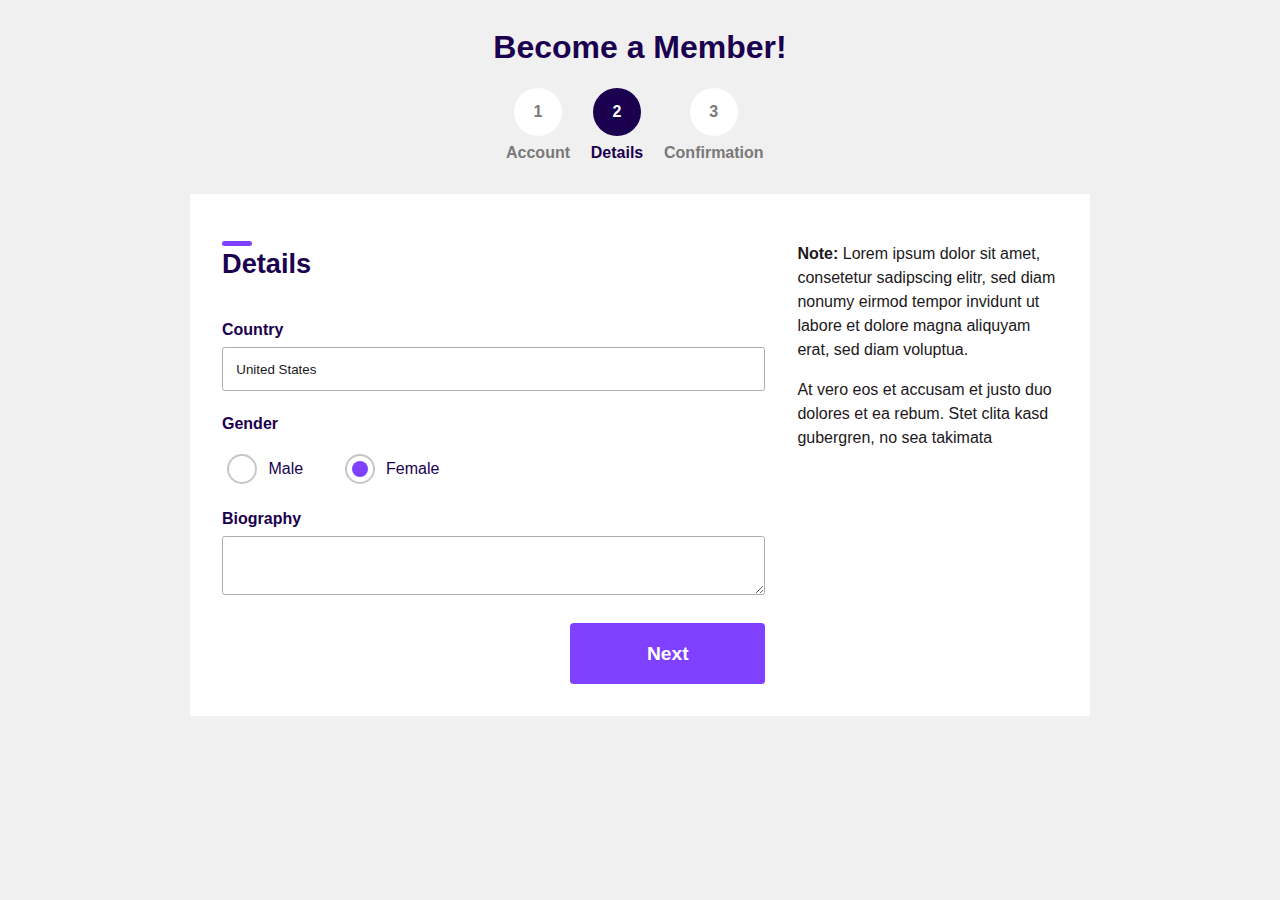
<file: formstep2.html>
<html>
    <head>
        <link rel="stylesheet" href="formstyles.css">
        <link rel="stylesheet" href="formsecondary.css">
    </head>
    <body>
        
        <div class="wrapper">
            <h1>Become a Member!</h1>
            
            <ul class="progress">
                <li>
                    <a href="formindex.html">
                       <div class="circle">1</div>
                       <span>Account</span> 
                    <a>
                </li>
                <li class="current">
                    <a href="formstep2.html">
                       <div class="circle">2</div>
                       <span>Details</span> 
                    <a>
                </li>
                <li>
                    <a href="formstep3.html">
                       <div class="circle">3</div>
                       <span>Confirmation</span> 
                    <a>
                </li>
            </ul>
            
            <main>
                <div class="left-col">
                    <h2>Details</h2>
                    
                    <label for="loc">Country</label>
                    <select id="loc">
                        <option value="US">United States</option>
                        <option value="US">United States</option>
                        <option value="US">United States</option>
                        <option value="US">United States</option>
                    </select>
                    
                    <label>Gender</label>
                    
                    <input type="radio" id="male" name="gender" checked>
                    <label for="male" class="left-label">Male</label>
                    
                    <input type="radio" id="female" name="gender" checked>
                    <label for="female" class="left-label">Female</label>
                    
                    <label for="bio" class="mt-extra">Biography</label>
                    <textarea></textarea>
                    
                    <a href="formstep3.html" class="cta">Next</a>
                </div>
                <div class="right-col">
                    <p><strong>Note:</strong> Lorem ipsum dolor sit amet, consetetur sadipscing elitr, sed diam nonumy eirmod tempor invidunt ut labore et dolore magna aliquyam erat, sed diam voluptua.</p>
                    
                    <p>At vero eos et accusam et justo duo dolores et ea rebum. Stet clita kasd gubergren, no sea takimata</p>
                </div>
            </main>
            
        </div>
    </body>
</html>
</file>
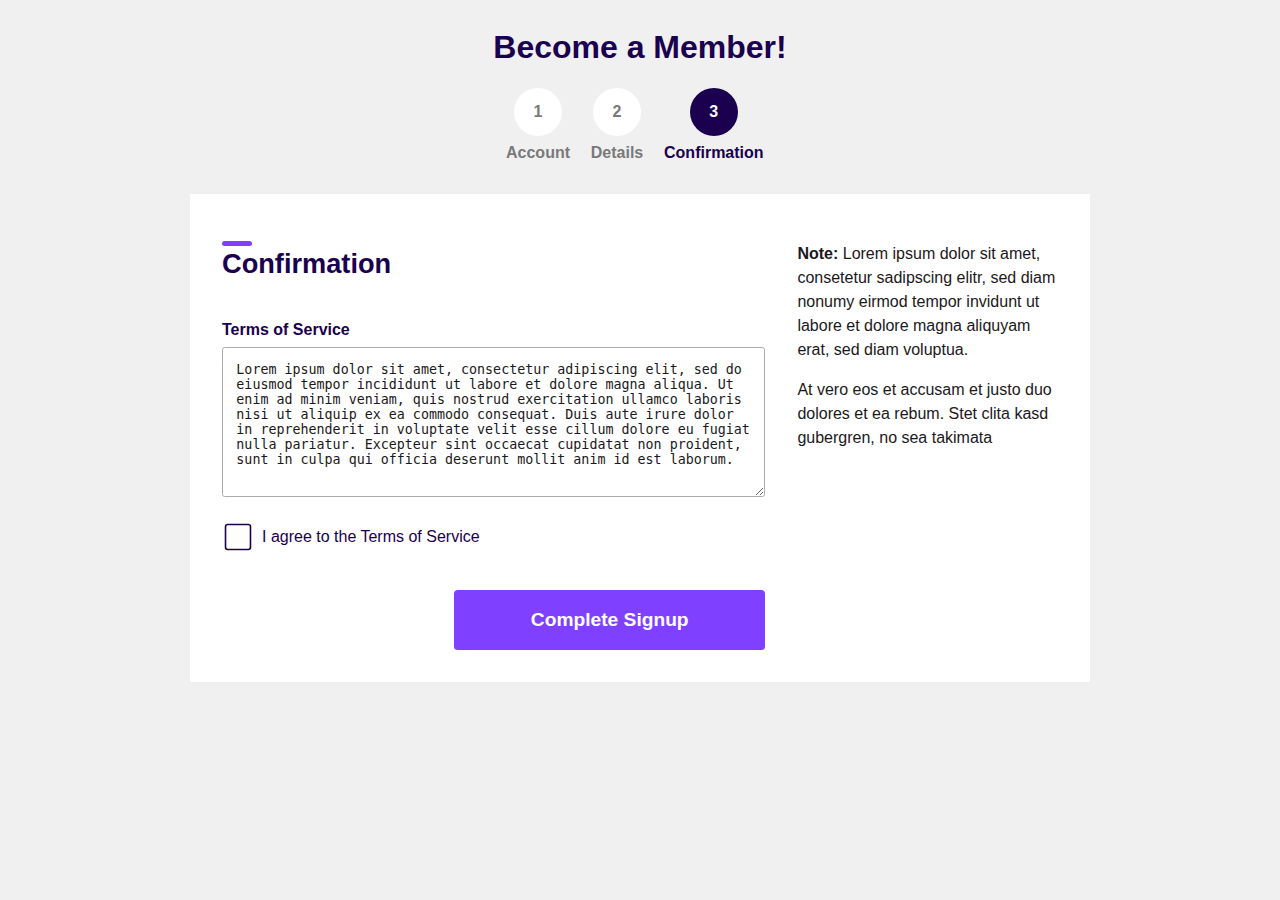
<file: formstep3.html>
<html>
    <head>
        <link rel="stylesheet" href="formstyles.css">
        <link rel="stylesheet" href="formsecondary.css">
    </head>
    <body>
        
        <div class="wrapper">
            <h1>Become a Member!</h1>
            
            <ul class="progress">
                <li>
                    <a href="formindex.html">
                       <div class="circle">1</div>
                       <span>Account</span> 
                    <a>
                </li>
                <li>
                    <a href="formstep2.html">
                       <div class="circle">2</div>
                       <span>Details</span> 
                    <a>
                </li>
                <li class="current">
                    <a href="formstep3.html">
                       <div class="circle">3</div>
                       <span>Confirmation</span> 
                    <a>
                </li>
            </ul>
            
            <main>
                <div class="left-col">
                    <h2>Confirmation</h2>
                    
                    <label for="tos" class="mt-extra">Terms of Service</label>
                    <textarea id="tos" class="extra-height">Lorem ipsum dolor sit amet, consectetur adipiscing elit, sed do eiusmod tempor incididunt ut labore et dolore magna aliqua. Ut enim ad minim veniam, quis nostrud exercitation ullamco laboris nisi ut aliquip ex ea commodo consequat. Duis aute irure dolor in reprehenderit in voluptate velit esse cillum dolore eu fugiat nulla pariatur. Excepteur sint occaecat cupidatat non proident, sunt in culpa qui officia deserunt mollit anim id est laborum.</textarea>
                    
                    <input type="checkbox" name="cb" id="cb">
                    <label for="cb" id="checkbox">
                        <svg viewBox="0 0 100 100">
                            <path class="box" d="M82,89H18c-3.87,0-7-3.13-7-7V18c0-3.87,3.13-7,7-7h64c3.87,0,7,3.13,7,7v64C89,85.87,85.87,89,82,89z"/>
                            <polyline class="check" points="25.5,53.5 39.5,67.5 72.5,34.5 "/>
                        </svg>
                        <span>I agree to the Terms of Service</span>
                    </label>
                    
                    <a href="formstep3.html" class="cta">Complete Signup</a>
                </div>
                <div class="right-col">
                    <p><strong>Note:</strong> Lorem ipsum dolor sit amet, consetetur sadipscing elitr, sed diam nonumy eirmod tempor invidunt ut labore et dolore magna aliquyam erat, sed diam voluptua.</p>
                    
                    <p>At vero eos et accusam et justo duo dolores et ea rebum. Stet clita kasd gubergren, no sea takimata</p>
                </div>
            </main>
            
        </div>
    </body>
</html>
</file>
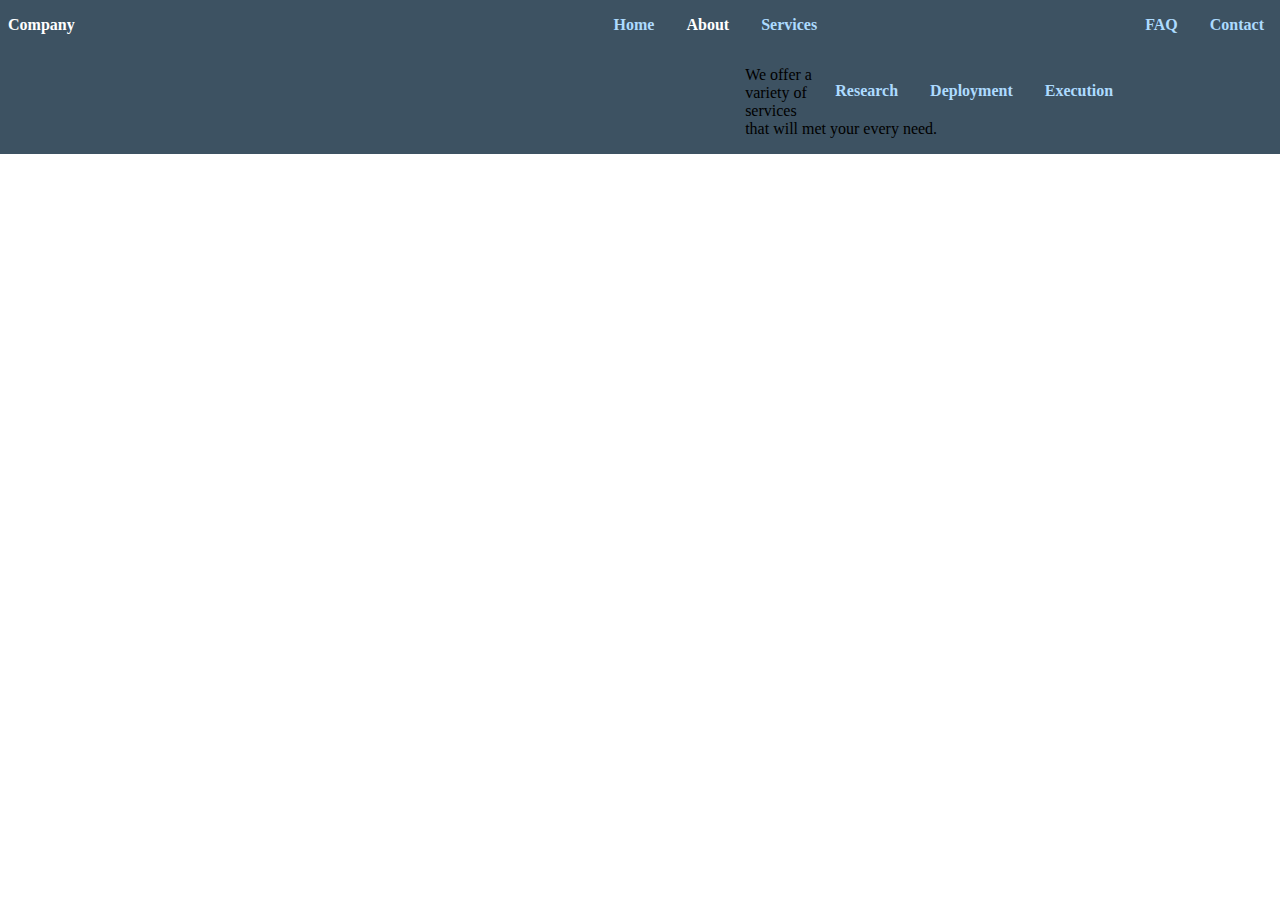
<file: navigation.html>
<html lang="en">
<head>
    <meta charset="UTF-8">
    <meta name="viewport" content="width=device-width, initial-scale=1.0">
    <link rel="stylesheet" href="navigation.css">
    <title>Document</title>
</head>
<body>
    <header>
            <a href="#" class="logo">Company</a>
            
            <svg height="32px" id="menu-btn" class="open" viewBox="0 0 32 32">
                <path fill="white" d="M4,10h24c1.104,0,2-0.896,2-2s-0.896-2-2-2H4C2.896,6,2,6.896,2,8S2.896,10,4,10z M28,14H4c-1.104,0-2,0.896-2,2  s0.896,2,2,2h24c1.104,0,2-0.896,2-2S29.104,14,28,14z M28,22H4c-1.104,0-2,0.896-2,2s0.896,2,2,2h24c1.104,0,2-0.896,2-2  S29.104,22,28,22z"/>
            </svg>
            
            <nav id="nav">
                <svg viewBox="0 0 24 24" id="exit-btn" class="exit">
                    <path id="exit" fill="white" d="M14.8,12l3.6-3.6c0.8-0.8,0.8-2,0-2.8c-0.8-0.8-2-0.8-2.8,0L12,9.2L8.4,5.6c-0.8-0.8-2-0.8-2.8,0   c-0.8,0.8-0.8,2,0,2.8L9.2,12l-3.6,3.6c-0.8,0.8-0.8,2,0,2.8C6,18.8,6.5,19,7,19s1-0.2,1.4-0.6l3.6-3.6l3.6,3.6   C16,18.8,16.5,19,17,19s1-0.2,1.4-0.6c0.8-0.8,0.8-2,0-2.8L14.8,12z" />
                </svg>
                
                <ul>
                    <li><a href="#">Home</a></li>
                    <li class="active"><a href="#">About</a></li>
                    <li class="sub">
                        <a href="#">Services</a>
                        <div class="submenu">
                            <ul>
                                <li><a href="#">Research</a></li>
                                <li><a href="#">Deployment</a></li>
                                <li><a href="#">Execution</a></li>
                            </ul>
                            <p>We offer a variety of services that will met your every need.</p>
                        </div>
                    </li>
                    <li><a href="#">FAQ</a></li>
                    <li><a href="#">Contact</a></li>
                </ul>
            </nav>
            
        </header>
        
<script src="navigation.js"></script>    
</body>
</html>
</file>
<file: styles.css>
/* =================
    CSS classes
    ================= */
    :root {
        --text-colour:#2e414d;
        --main-dark: #B25335;
        --main-medium: #ffb199;
        --main-light:#ffeFFE7DF3ca;
        --watermark:rgba(205, 185, 231, 0.5);
        --fade-background: rgba(205, 185, 231,0.3);
        --menu-hover:#8EC357;
        --menu-link:#D1F0B2;
        --menu-active:#E9F8D9;
        --bottom-margin:4em;
        --total-background:#ffffff;
        --my-transition: all 0.5s;
    }

    html, body {
        margin: 0;
        padding: 0;
    }
        * {
        box-sizing: border-box;
        margin:0;
    }    
    
    body {
        font-size: 1.125rem;/*Remember the base font size is on the html! The browser will determine it.*/
        /* font-family: 'montserrat', sans-serif; */
        font-family: -apple-system, BlinkMacSystemFont, “Segoe UI”, Roboto, Helvetica, Arial, sans-serif;
        background-color:var(--total-background);
        color: var(--text-colour);
        font-weight:400;
        line-height:1.6;
        counter-reset:section;
    }

    /*///////Grid display media query/////////////*/

    @media screen and (min-width:1000px) {
        .grid {
            display: grid;
            grid-template-columns: 3fr 1fr;
            grid-template-areas: 
            "header header" 

            "main sidebar"
            "footer footer";
        }

    }

/*///////////*ALL HEADER STYLING//*/
    header {
        grid-area: header;
        background-color:var(--main-medium);
        display: flex;
        justify-content: space-between;
        z-index:999;
        position:sticky;
        height: 26vh;
        transition:var(--my-transition);
    }

    .site--branding {
        display:flex;
        flex-direction: row;
        margin: 1em .5em 0;
        flex-grow:1;
        justify-content:flex-start;
        align-items:center;
        transition:var(--my-transition);    }

    .logo-container {
        display:flex;
        flex-direction:column;
        justify-content:center;
        align-items:center;
        transition:var(--my-transition);    }

    .logo {
        height:100%;
        width:100%;
        transition:var(--my-transition);    }


    .site-name {
        color: white;
        text-decoration: none;
        font-weight: 600;
        font-size: clamp(22px, 4vw, 48px);  
        margin-bottom:0; 
        line-height:1;
        transition:var(--my-transition);    }


    .tagline {
        position:relative;
        color: white;
        font-weight:700;
        font-size: 1rem;
        letter-spacing:1px;
        text-transform:uppercase;
        margin-top:0;
        text-align:right;
        transition:var(--my-transition); 
       
    }
/*
    .tagline:before {
        content:"";
        background-color:white;
        height:3px;
        width:40%;
        position:absolute;
        top:10;
        left:2;
        
    }
*/
    h1 {
        margin: 0;
        padding:0;
    }
  
    nav {
        position: absolute;
        z-index:10;
        top: 0;
        right: 0;
        background:var(--main-medium);
        width: 66%;
        visibility: hidden;
        transform: translateX(50%);
        opacity: 0;
        

    }
    
    .exit {
        width: 2em;
        float: right;
        margin: .5em;
        cursor: pointer;
    }
    
    .nav__menu {
        list-style-type: none;
        padding: 0;
        margin-top: 4em;
    }
    
    .nav__menu__item a {
        color: white;
        text-decoration: none;
        display: block;
        padding: .5em 1em;

    }
    
    .open {
        cursor: pointer;
        margin: .5em;
    }
    
    .active a {
        
        font-weight: bold;
    }
    
    nav__menu__item a:hover {
        background: var(--menu-hover);
    }
    
    .open-nav {
        visibility: unset;
        opacity: 1;
        transform: translateX(0);
    }

    @media screen and (min-width: 500px) {
        .open, .exit {
            display: none;
        }
        
        nav {
            visibility: unset;
            background: none;
            position: unset;
            height: auto;
            opacity: 1;
            transform: translateX(0);
        }
        
        .nav__menu {
            display: flex;
            margin-top: 0.5em;
            width: auto;
            float: right;
            margin: 0;
        }
        .nav__menu__item a {
        font-size:1.2rem;
    
        }
        .site--branding {

            margin: 0;

        
        }
    
    .site-name {
            margin-top:0;
            padding-top:0;
                }
    h1{
        padding-top:0;

        margin: 0 0 0 5px;;
    }

    .tagline {
        margin: 0 0 0 5px;
    }
    }
/*//////////////////////////////////////////////STICKY HEADER//////////////////////////////////////////*/
    .stickyTop {
        position: sticky;
        top: 0;
        width: 100%;
        z-index:99;
        height:10vh;
        transition:var(--my-transition);
          
      }

    .stickySiteName {
        margin:0;
        font-size: clamp(20px, 3.5vw, 36px);  
        font-weight:400;
        transition:var(--my-transition);    }

    .stickyLogo {
        width:60%;
        height:60%;
        transition:var(--my-transition);    }

    .stickyTagline {
        display:none;
        transition:var(--my-transition);    }

    .stickyBrandingContainer {
        align-items:top;
        transition:var(--my-transition);    }

    .stickyMenu {
        margin:0px;
        transition: all 2s;
    }


    /*ALL IMPORTED STYLING BELOW HEADER*/

    .main {
        grid-area: main;
        width:100%;
        padding: 0;
        margin-top:1em;
    }

  /* =================
    Typography
    ================= */
   
    h2,
    h3 {
        color:var(--main-dark);
        font-weight:600;
        text-align:left;
    }
   
    .h2--counter {
        counter-reset:subsection;
    }

    .heading__2 {
        font-size: clamp(28px, 3.3vw, 36px);
        line-height:3rem;
        position:relative;
        counter-increment: section;
        width:100%;
    }
   
    .heading__2::before{   
        content: counter(section);
        position:absolute;
        font-size: clamp(70px, 12vw, 130px);
        color:rgba(60, 33, 95,0.5);
        right:1%;
        top:0.1em;
        text-align:left;
    }   
       
    .heading__3 {
        font-size: clamp(24px, 3vw, 36px);   
        transform:translateY(10%);
        margin-bottom:1.5em;
        position:relative;
        counter-increment: subsection; 
        width:100%;   
    }
       
    .heading__3::before {
        content:counter(section) "." counter(subsection);
        position:absolute;
        font-size:clamp(48px, 5.5vw, 70px);
        top:-0.5em;
        top: clamp(0.5em, 0, -0.5em);
        color: var(--watermark);
        right:1%;
        text-align:left;
    }
   
    h4 {
        
        font-size: 1.5rem;
        color:var(--main-dark);
        transform:translateY(10%);
        margin-bottom:1.5em;
    }
   
    .heading__span {
        display:block;
        max-width:65%;
        margin: 0 auto;

    }
            
    p:last-child,
    ul,
    ol {
        margin-bottom:1.5em;
        margin-top:0;
    }
       
    p {
        margin-bottom:0.9em;
    }
   
   
    strong {
        font-weight: 700;
    }
       
    .codetype{
        font-family: 'Source Code Pro', monospace;
        color:var(--main-dark);
    }



/* =================
    Layout
    ================= */

    .container__heading__h2 {
        margin: 0;
        display:flex;
        align-items:center;
        margin-bottom:var(--bottom-margin);
        padding:3em 0;
        height:8rem;
        background: linear-gradient(310deg, rgba(228, 217, 242,1) 20%, rgba(205, 185, 231,1) 20%, rgba(205, 185, 231,1) 30%, rgba(228, 217, 242,1) 30%, rgba(228, 217, 242,1) 38%, rgba(205, 185, 231,0.3) 38%, rgba(205, 185, 231,0.3) 94%, rgba(252, 242, 130,1) 94%, rgba(252, 242, 130,1) 100%);
/*  background: var(--fade-background-lilac);*/
        width:100%;
    }

    .container__heading__h3 {
        margin-bottom:var(--bottom-margin);
        border: solid 5px var(--fade-background);
        padding:2em 0;
        border-left:unset;
        border-right:unset;
        /*background: var(--fade-background-lilac);*/
    }

    .container__text {
        max-width:65%;
        margin: 0 auto;

        padding:0;
    }

/* table styles */
    .table__container {
        display:flex;
        flex-direction:column;
        margin:30px 0 30px 0;
        background-color: var(--main-light);
        border:solid rgba(205, 185, 231, 0.5) 1px;
 
    }
 
    .table__row {
        display:flex;
        flex-direction:row;
        padding: 1rem;
    }
 
    .table__row:nth-child(even){
        background-color: white;
    }
    .table__row__heading {
        color: var(--main-dark);
    }
 
    .table__cell {
        width:50%;
    }

/*ul styles */
    .marker-none {
        list-style-type:none;
}
/* =================
    Other general styling
    ================= */
    img {
        display:block;
        margin: 10px auto;
    }


   /* TOC COUNTER INCREMENTS AND RESETS */

   .toc__list {
    margin-left:0;
    padding-left:0;
    counter-reset:section;  
}

    .displayTitle::before {
    counter-increment: section;
    content: counter(section);

}
    .displaySubtitle::before {
    counter-increment:subsection;
    content: counter(section)"."counter(subsection);
}

    .displayTitle {
    counter-reset:subsection;
}

/*transitions, keyframes, etc*/

@keyframes sudo {
    from {
      -webkit-transform: translateY(-2px);
      transform: translateY(-2px);
    }
    to {
      -webkit-transform: translateY(2px);
      transform: translateY(2px);
    }
  }

/*************************************************************************************************************************************************/
.sidebar {
    grid-area: sidebar;
    padding:0 2em;
    margin:0 auto;
    background-color:#fff;
    width:100%;
    height:100%;
    /* margin-top:1.1em; */
    position:sticky;

} 
/* .sidebar__container {
    position:relative;
} */


/* =================
    Table of Contents
    ================= */
    /*The bordered outer div container.  Parent of toc__heading and #toc*/
    .toc__container {
        border: solid 2px var(--text-colour);
        padding:0 1em 0 3.5em;
        margin-top:0;      
        display:flex;
        align-items:flex-start;
        flex-direction:column;
        justify-content:flex-start;
        transition: transform 1s;
        
        /* 
        top: 114; */
        /* position:relative; */
        
    }

   
      /* CHECKBOX & CHECKBOX CONTAINER STYLES
  –––––––––––––––––––––––––––––––––––––––––––––––––– */
    
  [type="checkbox"] {
    position: absolute;
    z-index:30;
    left: -9990px;
  }

  input[type="checkbox"]  {
    width: 100%;
    overflow: hidden;
     max-height: 0;
    transition: max-height .45s cubic-bezier(.44, .99, .48, 1);
  }
  
  label {
    display: block;
    width: 100%;
    padding:0.5em 0 0.5em 3.5em; 
    will-change: transform;
    cursor: pointer;
    position:sticky;
    top:50;    
    transition: top .45s cubic-bezier(.44, .99, .48, 1);
    z-index:99;
    color:#fff;
    border-top:solid 1em #fff;
    background-color: var(--text-colour);
   
  }

   label:before,
   label:after {
     color:#fff;
     background-color: var(--text-colour);
   }
   
   label:before {
     content: '';
     left: 0;
     top:0;
     position:absolute;
     display:block;

   }

   label:after {
     content: 'Show⇣';
     position:absolute;
     right:10px;
     top:0.5em;
     display:block;
   }
   
   
   /* CHECKED STATE STYLES
   –––––––––––––––––––––––––––––––––––––––––––––––––– */
   
 
  
   [type="checkbox"]:checked + label:before {
     content: '';
   }
   
   [type="checkbox"]:checked + label:after {
     content: 'Hide ⇡';
   }
   [type="checkbox"]:checked ~ .toc__container {
    transform: translateY(-100%);
    transform: opacity(0);
   }


  /* =================
    Styles for the list items, generated by js
    ================= */

 

    .toc__list a:before {
        position:absolute;
        left:-3.5em;
        width:3.5em;
        display:block;
        height: 100%;
        text-decoration: none;
        padding-left: 10px;
        transition: background .3s;    
    }

    .toc__list a {
        position:relative;
        padding-bottom:0.5em;
        text-decoration:none;
        color:var(--text-colour)
    }   

    toc__list > a:last-child {
        margin-bottom: 1em;
      }
   
      .footer {
        grid-area: footer;
        background-color:var(--menu-link);
    }
</file>
<file: formstyles.css>
* {
    box-sizing: border-box;
}

html, body {
    margin: 0;
    padding: 0;
}

body {
    font-family: 'Nunito', sans-serif;
    background: #F0F0F0;
    color: #1A004E;
}

.wrapper {
    padding: .5em;
    text-align: center;
}

ul {
    list-style: none;
    padding: 0 1em;
    display: flex;
    width: 300px;
    margin: 0 auto;
    justify-content: space-between;
}

ul li a {
    text-decoration: none;
}

.circle {
    width: 3em;
    height: 3em;
    background: white;
    border-radius: 50%;
    margin: 0 auto .5em;
    display: grid;
    place-content: center;
    color: #797979;
    font-weight: bold;
}

.current .circle {
    background: #1A004E;
    color: white;
}

span {
    color: #797979;
    font-weight: bold;
}

.current span {
    color: #1A004E;
}

main {
    background: white;
    padding: 1em;
    text-align: left;
    margin-top: 2em;
    margin-bottom: 2em;
}

h2 {
    font-size: 1.3em;
    position: relative;
    margin-bottom: 1.5em;
}

h2:before {
    content: '';
    position: absolute;
    height: 5px;
    width: 30px;
    background: #8040FF;
    left: 0;
    top: -7px;
    border-radius: 1em;
}

label {
    display: block;
    font-weight: bold;
    margin-top: 1.5em;
    margin-bottom: .5em;
}

input[type=text], select, textarea {
    width: 100%;
    padding: 1em;
    border-radius: .2em;
    border: 1px solid #ACACAC;
    color: #1B1820;
}

input[type=text]:focus, textarea:focus {
    outline: 3px solid #ACACAC;
}

.left-col .error-field {
    border: 3px solid #FFB3B3;
}

.error {
    background: #FFB3B3;
    display: inline-block;
    padding: .3em .5em;
    font-size: .85em;
    font-weight: bold;
    margin-top: -.1em;
}

.cta {
    display: block;
    width: 100%;
    padding: 1em;
    text-align: center;
    text-decoration: none;
    color: white;
    background: #8040FF;
    margin-top: 1.5em;
    font-weight: bold;
    font-size: 1.2em;
    border-radius: .2em;
}

.right-col {
    margin-top: 2em;
    line-height: 1.5em;
    color: #1B1820;
}

@media(min-width: 650px) {
    main {
        display: flex;
        padding: 2em;
    }
    .left-col {
        flex: 0 0 65%;
        margin-right: 2em;
    }
    .right-col {
        margin: 0;
    }
    .cta {
        display: inline-block;
        width: unset;
        float: right;
        padding: 1em 4em;
    }
}

@media(min-width: 950px) {
    main {
        padding: 2em;
        width: 900px;
        margin: 2em auto;
    }
    h2 {
        font-size: 1.7em;
    }
}
</file>
<file: formsecondary.css>
select {
    appearance:none;
	-webkit-appearance:none;
	-moz-appearance:none;
	-ms-appearance:none;
	background:url('http://www.free-icons-download.net/images/small-down-arrow-icon-15593.png');
	background-repeat: no-repeat;
	background-size:16px 17px;
	background-position: right;
    background-origin: content-box;
}

input[type="radio"] {
    appearance: none;
    -webkit-appearance: none;
    -moz-appearance: none;
    display: inline-block;
    position: relative;
    border: 2px solid #C6C6C6;
    color: #666;
    top: 10px;
    height: 30px;
    width: 30px;
    border-radius: 50px;
    cursor: pointer;
    margin-right: 7px;
    outline: none;
}

input[type="radio"]:checked::before {
    content: '';
    position: absolute;
    top: 5px;
    left: 5px;
    background: #8040FF;
    width: 16px;
    height: 16px;
    border-radius: 50%;
}

.left-label {
    display: unset;
    font-weight: normal;
    margin-right: 2em;
}

.mt-extra {
    margin-top: 2em;
}

.extra-height {
    min-height: 150px;
}



input[type=checkbox] {
    display: none;
    pointer-events: none;
}

input[type=checkbox] + label {
    cursor: pointer;
    display: grid;
    grid-template-columns: auto 3fr;
}

input[type=checkbox]:checked + label .check {
    stroke-dashoffset: 0;
}

svg {
    width: 2em;
    stroke: #1A004E;
    stroke-width: 5;
    fill: white;
}

.box {
    stroke-dasharray: 320;
    stroke-dashoffset: 0;
    fill: white;
    transition: stroke-dashoffset .3s linear;
}

.check {
    stroke-dasharray: 70;
    stroke-dashoffset: 70;
    fill: none;
    transition: stroke-dashoffset .3s linear;
}

.left-col span {
    padding-top: .4em;
    margin-left: .5em;
    font-weight: normal;
    color: #1A004E;
}
</file>
<file: navigation.css>
html, body {
    margin: 0;
    padding: 0;
}

body {
    font-family: 'montserrat';
    height: 100vh;
}

header {
    background: #3D5262;
    display: flex;
    justify-content: space-between;
    overflow: hidden;
}

a.logo {
    color: white;
    text-decoration: none;
    font-weight: bold;
    margin: 1em .5em 0;
}

nav {
    position: fixed;
    top: 0;
    right: 0;
    height: 100vh;
    background: #1D2226;
    width: 66%;
    visibility: hidden;
    transform: translateX(50%);
    opacity: 0;
    transition: all .3s;
}

.exit {
    width: 2em;
    float: right;
    margin: .5em;
    cursor: pointer;
}

ul {
    list-style-type: none;
    padding: 0;
    margin-top: 4em;
}

li a {
    color: #7B8994;
    text-decoration: none;
    display: block;
    padding: .5em 1em;
}

.open {
    cursor: pointer;
    margin: .5em;
}

.active a {
    color: #008AF8;
    font-weight: bold;
}

li a:hover {
    background: #2E363D;
}

.open-nav {
    visibility: unset;
    opacity: 1;
    transform: translateX(0);
}

/* Your CSS Here */
/*
.submenu {
    padding: 0 1em;
}

.submenu p {
    margin: 1em 0 1em 1em;
    color: #707D88;
    line-height: 1.4em;
}

.submenu ul {
    margin: 1em 0 1em;
}

.submenu a {
    font-weight: normal;
    color: #7B8994;
    background: none;
    font-weight: bold;
}

.submenu a:hover {
    background: none;
}
*/
li a {
    font-weight: bold;
    background: #282E33;
    margin-bottom: 2px;
}

@media (min-width: 500px) {
    .open, .exit {
        display: none;
    }
    
    nav {
        visibility: unset;
        background: none;
        position: unset;
        height: auto;
        opacity: 1;
        transform: translateX(0);
    }
    
    ul {
        display: flex;
        margin-top: auto;
        width: auto;
        float: right;
        margin: 0;
    }
    
    li a {
        color: #ADDBFF;
        display: block;
        padding: 1em;
        background: none;
    }
    
    .active a {
        color: white;
    }
    
    
    
    /* Added CSS */
    
    header {
        overflow: visible;
    }

    
/*    
    .sub {
        position: relative;
    }
    
    .submenu {
        display: none;
    }

    .sub:hover .submenu {
        display: flex;
        position: absolute;
        top: 3.3em;
        right: 0;
        background: white;
        padding: 1em 2em;
        box-shadow: 10px 10px 15px rgba(0,0,0,0.07);
    }*/
    
    /* Your CSS Here */

 /*   .submenu ul {
        display: block;
        margin: 1.5em 0 0;
    }
    
    .submenu li a {
        padding: 0 0 .5em 0;
        font-weight: bold;
        color: #1D2226;
        font-size: .7em;
        text-transform: uppercase;
    }
    
    .submenu p {
        min-width: 12em;
        padding-left: 1em;
        border-left: 1px solid gray;
    }
    
} 
*/
</file>
<file: normalise.css>
/*! normalize.css v8.0.1 | MIT License | github.com/necolas/normalize.css */

/* Document
   ========================================================================== */

/**
 * 1. Correct the line height in all browsers.
 * 2. Prevent adjustments of font size after orientation changes in iOS.
 */

html {
  line-height: 1.15; /* 1 */
  -webkit-text-size-adjust: 100%; /* 2 */
}

/* Sections
   ========================================================================== */

/**
 * Remove the margin in all browsers.
 */

body {
  margin: 0;
}

/**
 * Render the `main` element consistently in IE.
 */

main {
  display: block;
}

/**
 * Correct the font size and margin on `h1` elements within `section` and
 * `article` contexts in Chrome, Firefox, and Safari.
 */

h1 {
  font-size: 2em;
  margin: 0.67em 0;
}

/* Grouping content
   ========================================================================== */

/**
 * 1. Add the correct box sizing in Firefox.
 * 2. Show the overflow in Edge and IE.
 */

hr {
  box-sizing: content-box; /* 1 */
  height: 0; /* 1 */
  overflow: visible; /* 2 */
}

/**
 * 1. Correct the inheritance and scaling of font size in all browsers.
 * 2. Correct the odd `em` font sizing in all browsers.
 */

pre {
  font-family: monospace, monospace; /* 1 */
  font-size: 1em; /* 2 */
}

/* Text-level semantics
   ========================================================================== */

/**
 * Remove the gray background on active links in IE 10.
 */

a {
  background-color: transparent;
}

/**
 * 1. Remove the bottom border in Chrome 57-
 * 2. Add the correct text decoration in Chrome, Edge, IE, Opera, and Safari.
 */

abbr[title] {
  border-bottom: none; /* 1 */
  text-decoration: underline; /* 2 */
  text-decoration: underline dotted; /* 2 */
}

/**
 * Add the correct font weight in Chrome, Edge, and Safari.
 */

b,
strong {
  font-weight: bolder;
}

/**
 * 1. Correct the inheritance and scaling of font size in all browsers.
 * 2. Correct the odd `em` font sizing in all browsers.
 */

code,
kbd,
samp {
  font-family: monospace, monospace; /* 1 */
  font-size: 1em; /* 2 */
}

/**
 * Add the correct font size in all browsers.
 */

small {
  font-size: 80%;
}

/**
 * Prevent `sub` and `sup` elements from affecting the line height in
 * all browsers.
 */

sub,
sup {
  font-size: 75%;
  line-height: 0;
  position: relative;
  vertical-align: baseline;
}

sub {
  bottom: -0.25em;
}

sup {
  top: -0.5em;
}

/* Embedded content
   ========================================================================== */

/**
 * Remove the border on images inside links in IE 10.
 */

img {
  border-style: none;
}

/* Forms
   ========================================================================== */

/**
 * 1. Change the font styles in all browsers.
 * 2. Remove the margin in Firefox and Safari.
 */

button,
input,
optgroup,
select,
textarea {
  font-family: inherit; /* 1 */
  font-size: 100%; /* 1 */
  line-height: 1.15; /* 1 */
  margin: 0; /* 2 */
}

/**
 * Show the overflow in IE.
 * 1. Show the overflow in Edge.
 */

button,
input {
  /* 1 */
  overflow: visible;
}

/**
 * Remove the inheritance of text transform in Edge, Firefox, and IE.
 * 1. Remove the inheritance of text transform in Firefox.
 */

button,
select {
  /* 1 */
  text-transform: none;
}

/**
 * Correct the inability to style clickable types in iOS and Safari.
 */

button,
[type='button'],
[type='reset'],
[type='submit'] {
  -webkit-appearance: button;
}

/**
 * Remove the inner border and padding in Firefox.
 */

button::-moz-focus-inner,
[type='button']::-moz-focus-inner,
[type='reset']::-moz-focus-inner,
[type='submit']::-moz-focus-inner {
  border-style: none;
  padding: 0;
}

/**
 * Restore the focus styles unset by the previous rule.
 */

button:-moz-focusring,
[type='button']:-moz-focusring,
[type='reset']:-moz-focusring,
[type='submit']:-moz-focusring {
  outline: 1px dotted ButtonText;
}

/**
 * Correct the padding in Firefox.
 */

fieldset {
  padding: 0.35em 0.75em 0.625em;
}

/**
 * 1. Correct the text wrapping in Edge and IE.
 * 2. Correct the color inheritance from `fieldset` elements in IE.
 * 3. Remove the padding so developers are not caught out when they zero out
 *    `fieldset` elements in all browsers.
 */

legend {
  box-sizing: border-box; /* 1 */
  color: inherit; /* 2 */
  display: table; /* 1 */
  max-width: 100%; /* 1 */
  padding: 0; /* 3 */
  white-space: normal; /* 1 */
}

/**
 * Add the correct vertical alignment in Chrome, Firefox, and Opera.
 */

progress {
  vertical-align: baseline;
}

/**
 * Remove the default vertical scrollbar in IE 10+.
 */

textarea {
  overflow: auto;
}

/**
 * 1. Add the correct box sizing in IE 10.
 * 2. Remove the padding in IE 10.
 */

[type='checkbox'],
[type='radio'] {
  box-sizing: border-box; /* 1 */
  padding: 0; /* 2 */
}

/**
 * Correct the cursor style of increment and decrement buttons in Chrome.
 */

[type='number']::-webkit-inner-spin-button,
[type='number']::-webkit-outer-spin-button {
  height: auto;
}

/**
 * 1. Correct the odd appearance in Chrome and Safari.
 * 2. Correct the outline style in Safari.
 */

[type='search'] {
  -webkit-appearance: textfield; /* 1 */
  outline-offset: -2px; /* 2 */
}

/**
 * Remove the inner padding in Chrome and Safari on macOS.
 */

[type='search']::-webkit-search-decoration {
  -webkit-appearance: none;
}

/**
 * 1. Correct the inability to style clickable types in iOS and Safari.
 * 2. Change font properties to `inherit` in Safari.
 */

::-webkit-file-upload-button {
  -webkit-appearance: button; /* 1 */
  font: inherit; /* 2 */
}

/* Interactive
   ========================================================================== */

/*
 * Add the correct display in Edge, IE 10+, and Firefox.
 */

details {
  display: block;
}

/*
 * Add the correct display in all browsers.
 */

summary {
  display: list-item;
}

/* Misc
   ========================================================================== */

/**
 * Add the correct display in IE 10+.
 */

template {
  display: none;
}

/**
 * Add the correct display in IE 10.
 */

[hidden] {
  display: none;
}
</file>
